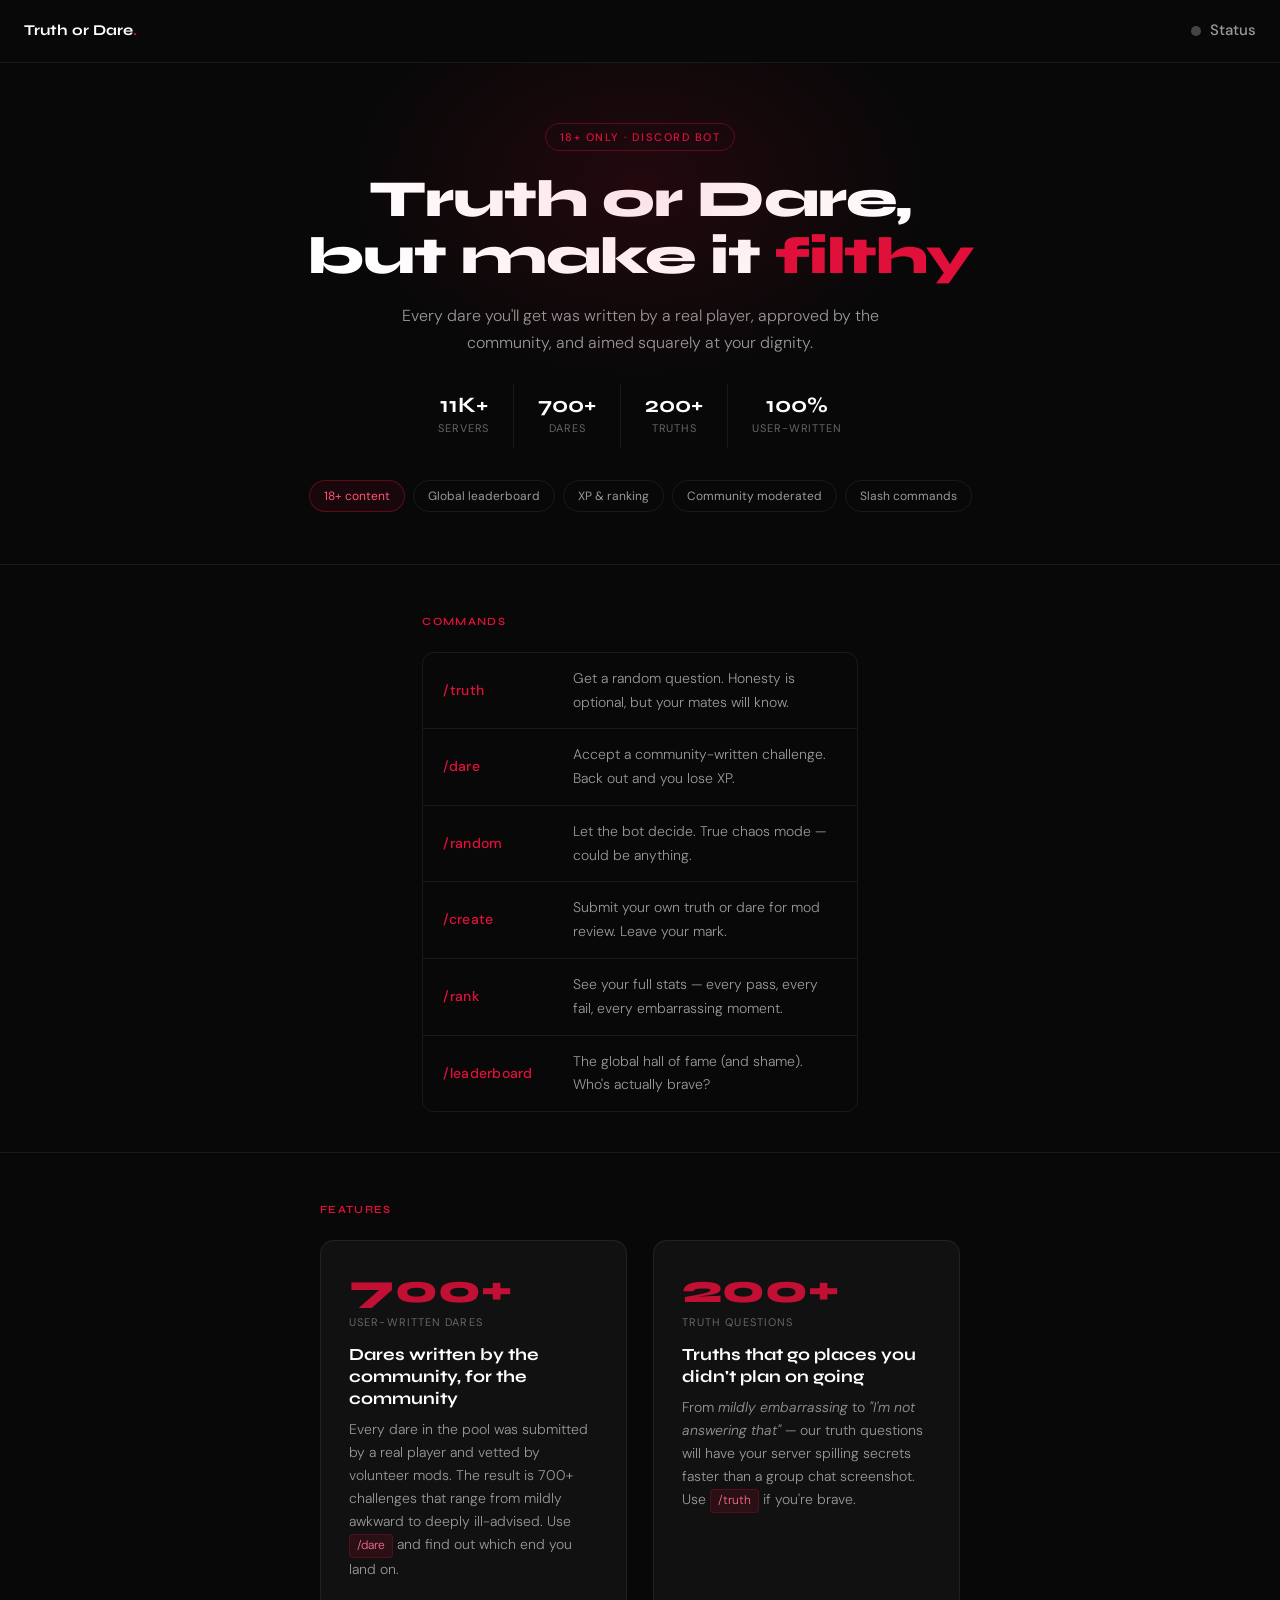
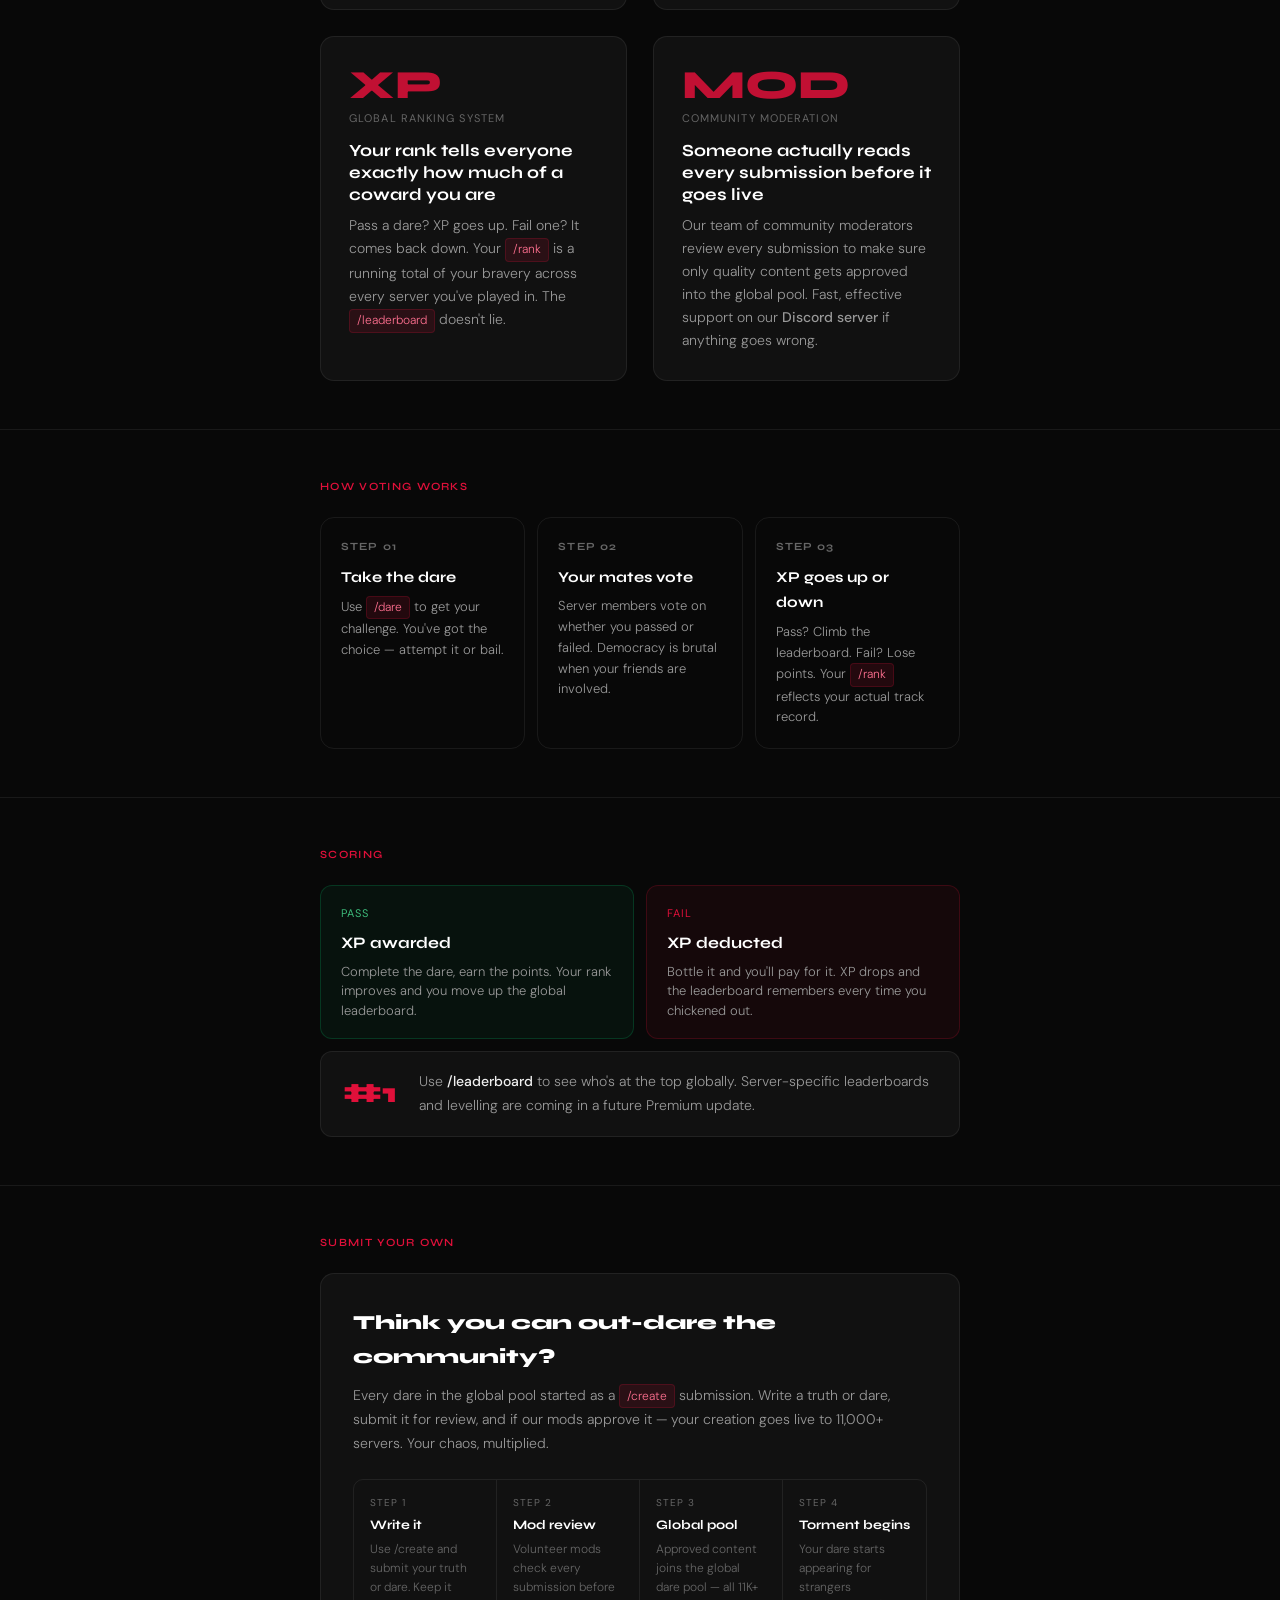
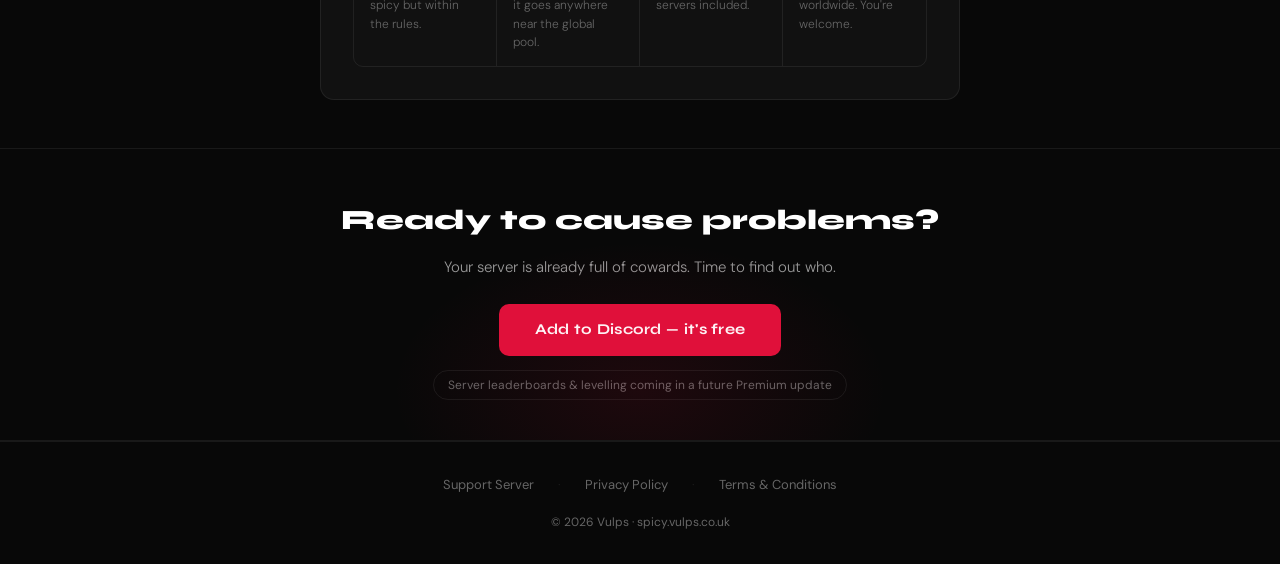
<file: index.html>
<!DOCTYPE html>
<html lang="en">
<head>
<meta charset="UTF-8">
<meta name="viewport" content="width=device-width, initial-scale=1.0">
<title>Truth or Dare Bot — spicy.vulps.co.uk</title>
<meta name="description" content="18+ Truth or Dare for Discord. 700+ community-written dares, global leaderboards, XP ranking. Add to your server free.">
<link rel="canonical" href="https://spicy.vulps.co.uk/">
<link rel="stylesheet" href="styles.css">
</head>
<body>

<div class="wrap">

<nav>
  <a href="/" class="nav-brand">Truth or Dare<span>.</span></a>
  <a href="https://status.vulps.co.uk" class="nav-status" id="nav-status" target="_blank" rel="noopener">
    <span class="status-dot" id="status-dot"></span>
    <span id="status-text">Status</span>
  </a>
</nav>

<!-- HERO -->
<div class="hero">
  <div class="eyebrow">18+ only · Discord bot</div>
  <h1>Truth or Dare,<br>but make it <em>filthy</em></h1>
  <p class="hero-sub">Every dare you'll get was written by a real player, approved by the community, and aimed squarely at your dignity.</p>
  <div class="stat-row">
    <div class="stat"><div class="n">11K+</div><div class="l">Servers</div></div>
    <div class="stat"><div class="n">700+</div><div class="l">Dares</div></div>
    <div class="stat"><div class="n">200+</div><div class="l">Truths</div></div>
    <div class="stat"><div class="n">100%</div><div class="l">User-written</div></div>
  </div>
  <div class="pill-row">
    <span class="pill hot">18+ content</span>
    <span class="pill">Global leaderboard</span>
    <span class="pill">XP &amp; ranking</span>
    <span class="pill">Community moderated</span>
    <span class="pill">Slash commands</span>
  </div>
</div>

<div class="divider"></div>

<!-- COMMANDS -->
<div class="cmd-section">
  <div class="section-label">Commands</div>
  <div class="cmd-table">
    <div class="cmd-row"><span class="cmd-name">/truth</span><span class="cmd-desc">Get a random question. Honesty is optional, but your mates will know.</span></div>
    <div class="cmd-row"><span class="cmd-name">/dare</span><span class="cmd-desc">Accept a community-written challenge. Back out and you lose XP.</span></div>
    <div class="cmd-row"><span class="cmd-name">/random</span><span class="cmd-desc">Let the bot decide. True chaos mode — could be anything.</span></div>
    <div class="cmd-row"><span class="cmd-name">/create</span><span class="cmd-desc">Submit your own truth or dare for mod review. Leave your mark.</span></div>
    <div class="cmd-row"><span class="cmd-name">/rank</span><span class="cmd-desc">See your full stats — every pass, every fail, every embarrassing moment.</span></div>
    <div class="cmd-row"><span class="cmd-name">/leaderboard</span><span class="cmd-desc">The global hall of fame (and shame). Who's actually brave?</span></div>
  </div>
</div>

<div class="divider"></div>

<!-- FEATURES -->
<div class="features">
  <div class="section-label spaced">Features</div>
  <div class="features-grid">
    <div class="feat-card">
      <div class="feat-num">700+</div>
      <div class="feat-label">User-written dares</div>
      <h3>Dares written by the community, for the community</h3>
      <p>Every dare in the pool was submitted by a real player and vetted by volunteer mods. The result is 700+ challenges that range from mildly awkward to deeply ill-advised. Use <span class="tag">/dare</span> and find out which end you land on.</p>
    </div>
    <div class="feat-card">
      <div class="feat-num">200+</div>
      <div class="feat-label">Truth questions</div>
      <h3>Truths that go places you didn't plan on going</h3>
      <p>From <em>mildly embarrassing</em> to <em>"I'm not answering that"</em> — our truth questions will have your server spilling secrets faster than a group chat screenshot. Use <span class="tag">/truth</span> if you're brave.</p>
    </div>
    <div class="feat-card">
      <div class="feat-num">XP</div>
      <div class="feat-label">Global ranking system</div>
      <h3>Your rank tells everyone exactly how much of a coward you are</h3>
      <p>Pass a dare? XP goes up. Fail one? It comes back down. Your <span class="tag">/rank</span> is a running total of your bravery across every server you've played in. The <span class="tag">/leaderboard</span> doesn't lie.</p>
    </div>
    <div class="feat-card">
      <div class="feat-num">MOD</div>
      <div class="feat-label">Community moderation</div>
      <h3>Someone actually reads every submission before it goes live</h3>
      <p>Our team of community moderators review every submission to make sure only quality content gets approved into the global pool. Fast, effective support on our <strong>Discord server</strong> if anything goes wrong.</p>
    </div>
  </div>
</div>

<div class="divider"></div>

<!-- HOW VOTING WORKS -->
<div class="how">
  <div class="section-label spaced">How voting works</div>
  <div class="how-steps">
    <div class="step">
      <div class="step-num">Step 01</div>
      <h4>Take the dare</h4>
      <p>Use <span class="tag">/dare</span> to get your challenge. You've got the choice — attempt it or bail.</p>
    </div>
    <div class="step">
      <div class="step-num">Step 02</div>
      <h4>Your mates vote</h4>
      <p>Server members vote on whether you passed or failed. Democracy is brutal when your friends are involved.</p>
    </div>
    <div class="step">
      <div class="step-num">Step 03</div>
      <h4>XP goes up or down</h4>
      <p>Pass? Climb the leaderboard. Fail? Lose points. Your <span class="tag">/rank</span> reflects your actual track record.</p>
    </div>
  </div>
</div>

<div class="divider"></div>

<!-- SCORING -->
<div class="scoring">
  <div class="section-label spaced">Scoring</div>
  <div class="score-grid">
    <div class="score-card pass">
      <div class="sc-label">Pass</div>
      <h4>XP awarded</h4>
      <p>Complete the dare, earn the points. Your rank improves and you move up the global leaderboard.</p>
    </div>
    <div class="score-card fail">
      <div class="sc-label">Fail</div>
      <h4>XP deducted</h4>
      <p>Bottle it and you'll pay for it. XP drops and the leaderboard remembers every time you chickened out.</p>
    </div>
  </div>
  <div class="leaderboard-note">
    <div class="lb-icon">#1</div>
    <p>Use <strong>/leaderboard</strong> to see who's at the top globally. Server-specific leaderboards and levelling are coming in a future Premium update.</p>
  </div>
</div>

<div class="divider"></div>

<!-- CONTENT CREATION -->
<div class="creation">
  <div class="section-label spaced">Submit your own</div>
  <div class="creation-inner">
    <h3>Think you can out-dare the community?</h3>
    <p>Every dare in the global pool started as a <span class="tag">/create</span> submission. Write a truth or dare, submit it for review, and if our mods approve it — your creation goes live to 11,000+ servers. Your chaos, multiplied.</p>
    <div class="creation-steps">
      <div class="cs"><div class="cs-step">Step 1</div><h5>Write it</h5><p>Use /create and submit your truth or dare. Keep it spicy but within the rules.</p></div>
      <div class="cs"><div class="cs-step">Step 2</div><h5>Mod review</h5><p>Volunteer mods check every submission before it goes anywhere near the global pool.</p></div>
      <div class="cs"><div class="cs-step">Step 3</div><h5>Global pool</h5><p>Approved content joins the global dare pool — all 11K+ servers included.</p></div>
      <div class="cs"><div class="cs-step">Step 4</div><h5>Torment begins</h5><p>Your dare starts appearing for strangers worldwide. You're welcome.</p></div>
    </div>
  </div>
</div>

<div class="divider"></div>

<!-- CTA -->
<div class="cta-block">
  <h2>Ready to cause problems?</h2>
  <p>Your server is already full of cowards. Time to find out who.</p>
  <a href="https://discord.com/oauth2/authorize?client_id=1079207025315164331&scope=bot" class="cta-btn">Add to Discord — it's free</a>
  <br>
  <span class="premium-note">Server leaderboards &amp; levelling coming in a future Premium update</span>
</div>

<div class="divider"></div>

<!-- FOOTER -->
<footer>
  <div class="footer-links">
    <a href="https://discord.vulps.co.uk">Support Server</a>
    <span class="sep">·</span>
    <a href="/privacy">Privacy Policy</a>
    <span class="sep">·</span>
    <a href="/terms">Terms &amp; Conditions</a>
  </div>
  <div class="footer-copy">
    &copy; 2026 <a href="https://vulps.co.uk">Vulps</a> · <a href="https://spicy.vulps.co.uk">spicy.vulps.co.uk</a>
  </div>
</footer>

</div><!-- /wrap -->
<script src="status.js"></script>
</body>
</html>
</file>
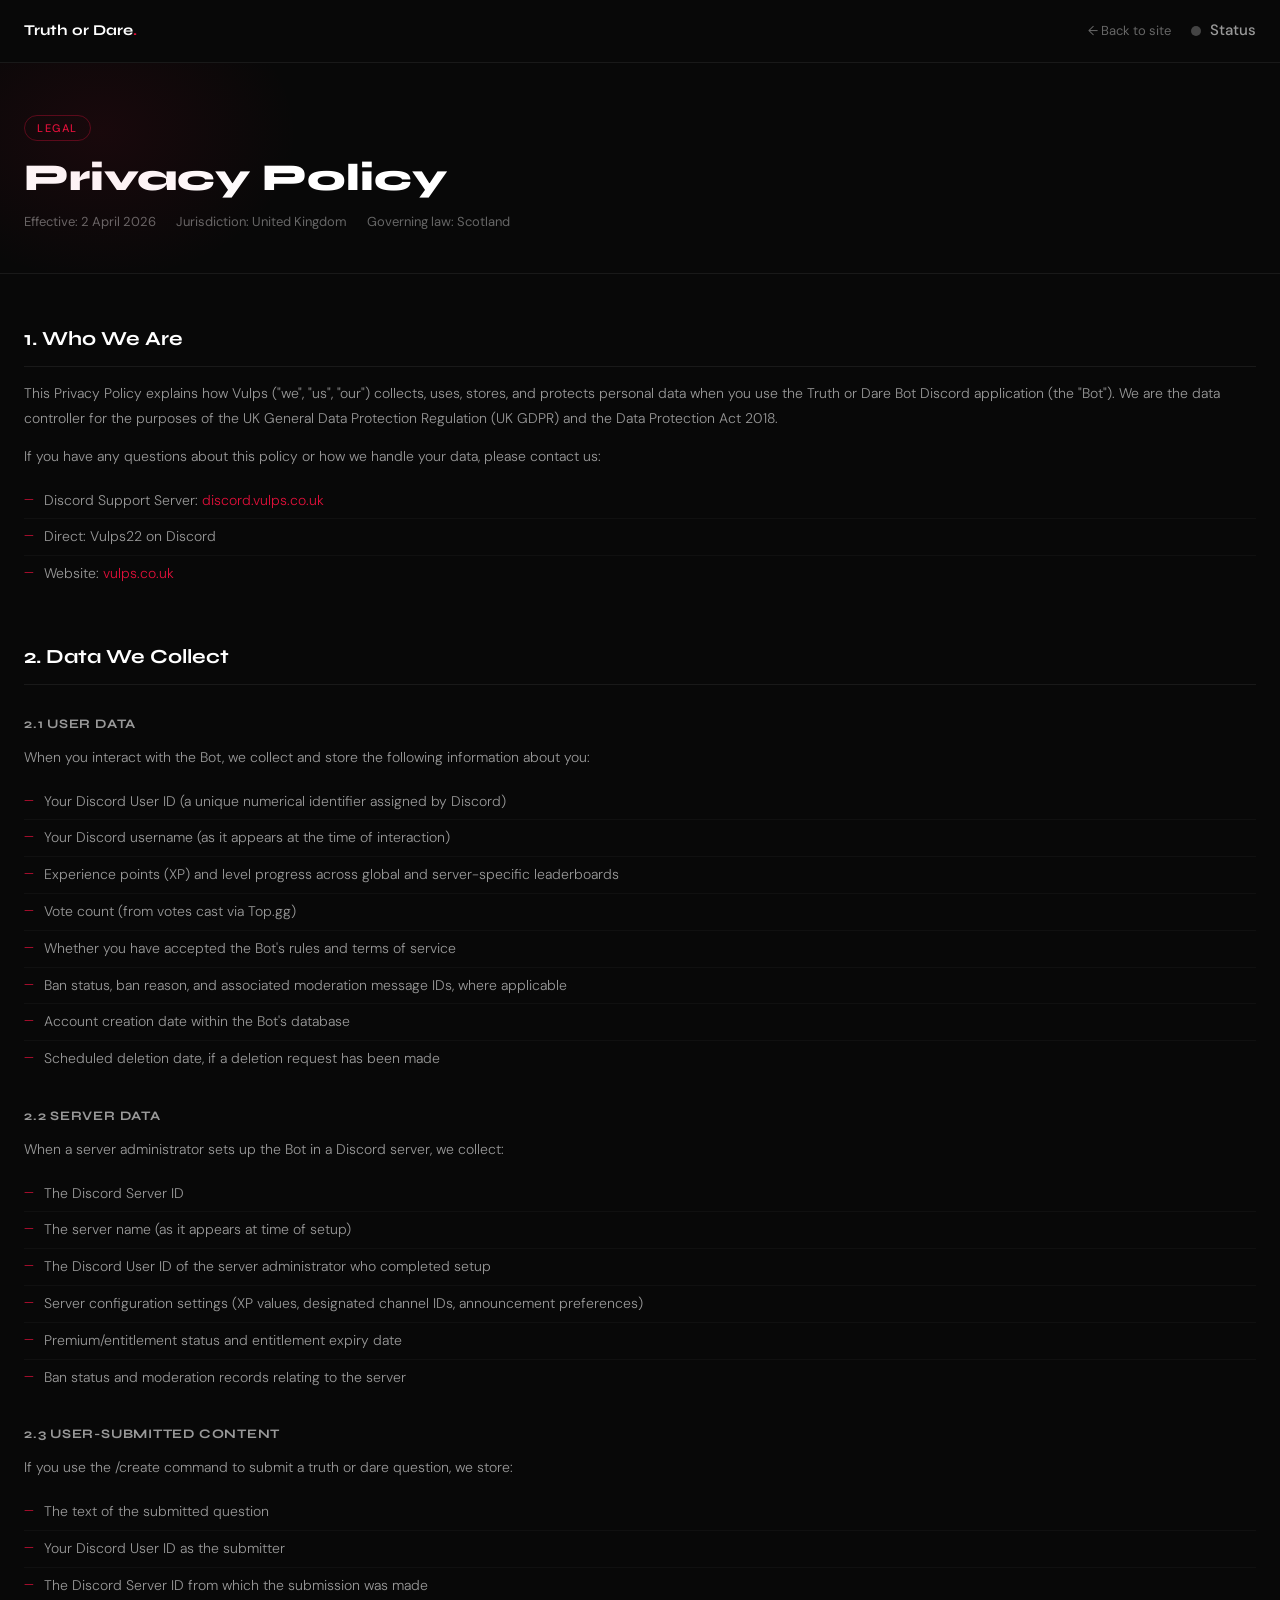
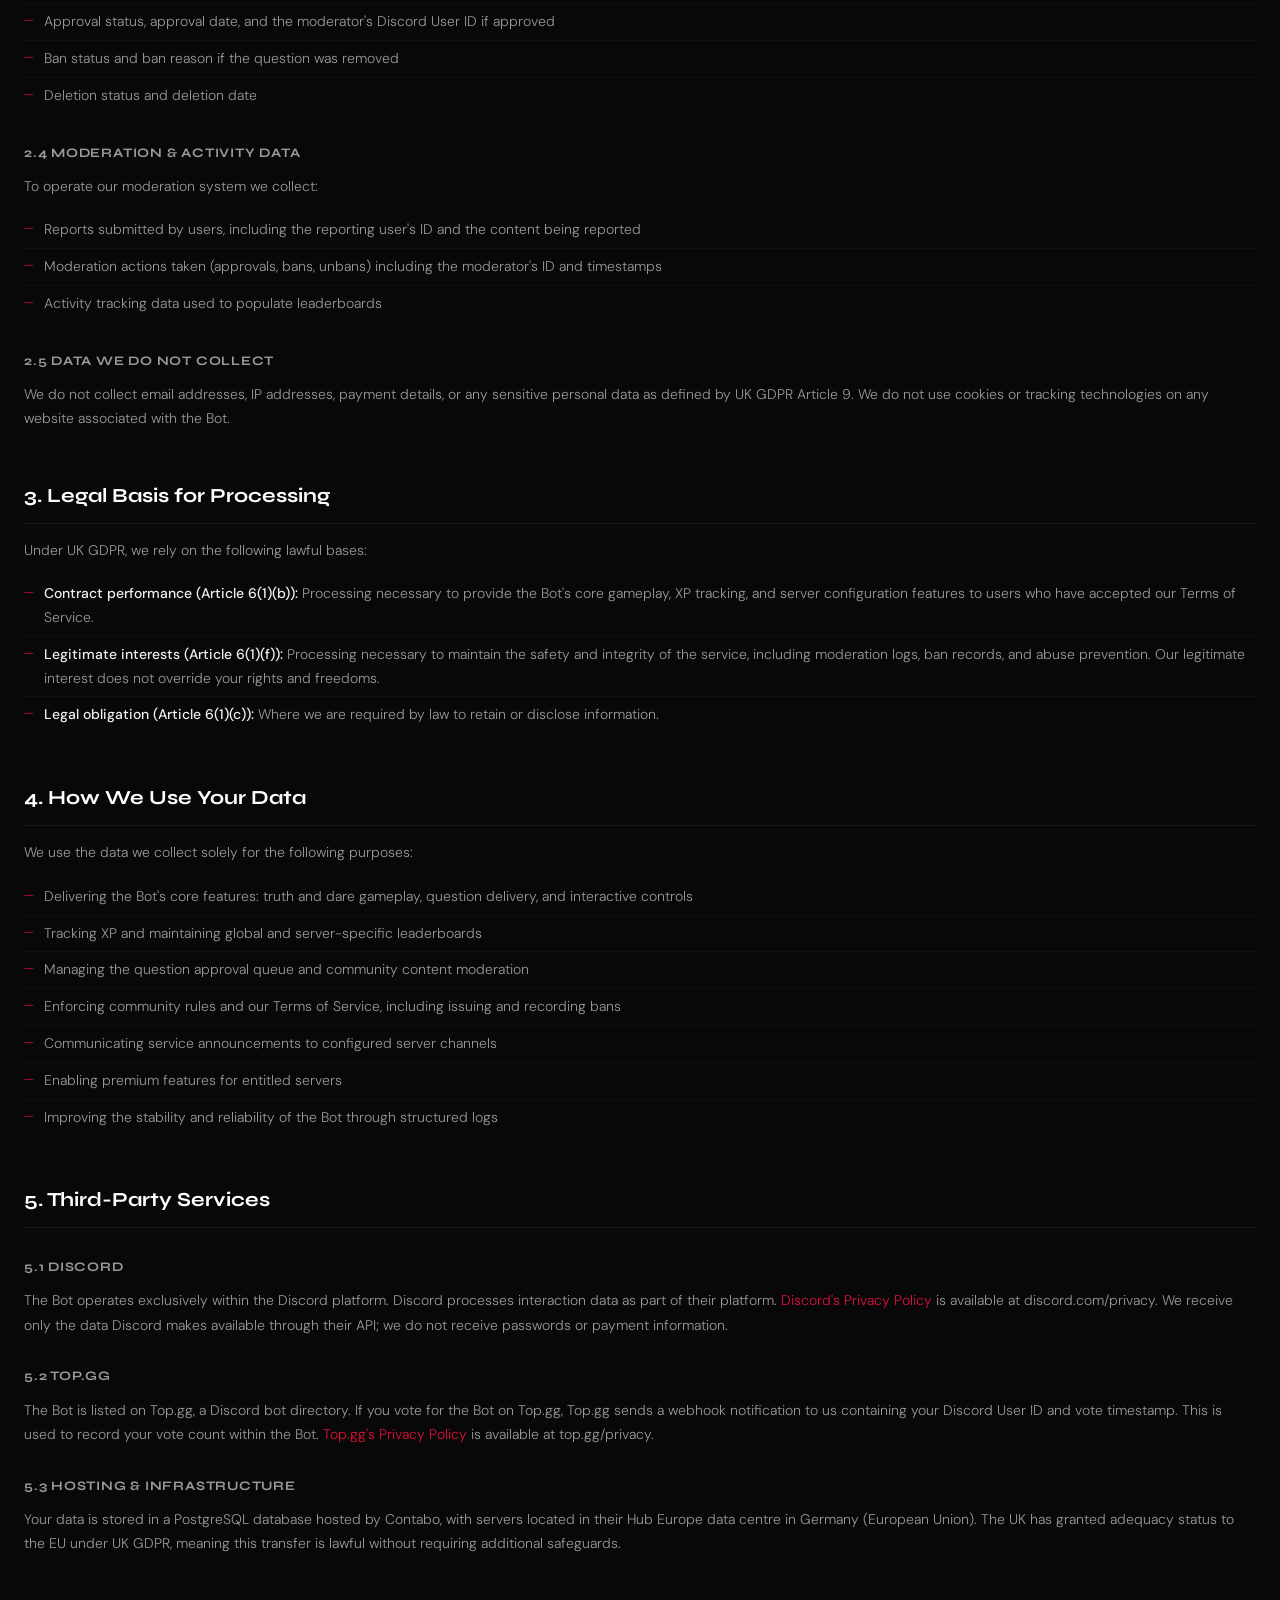
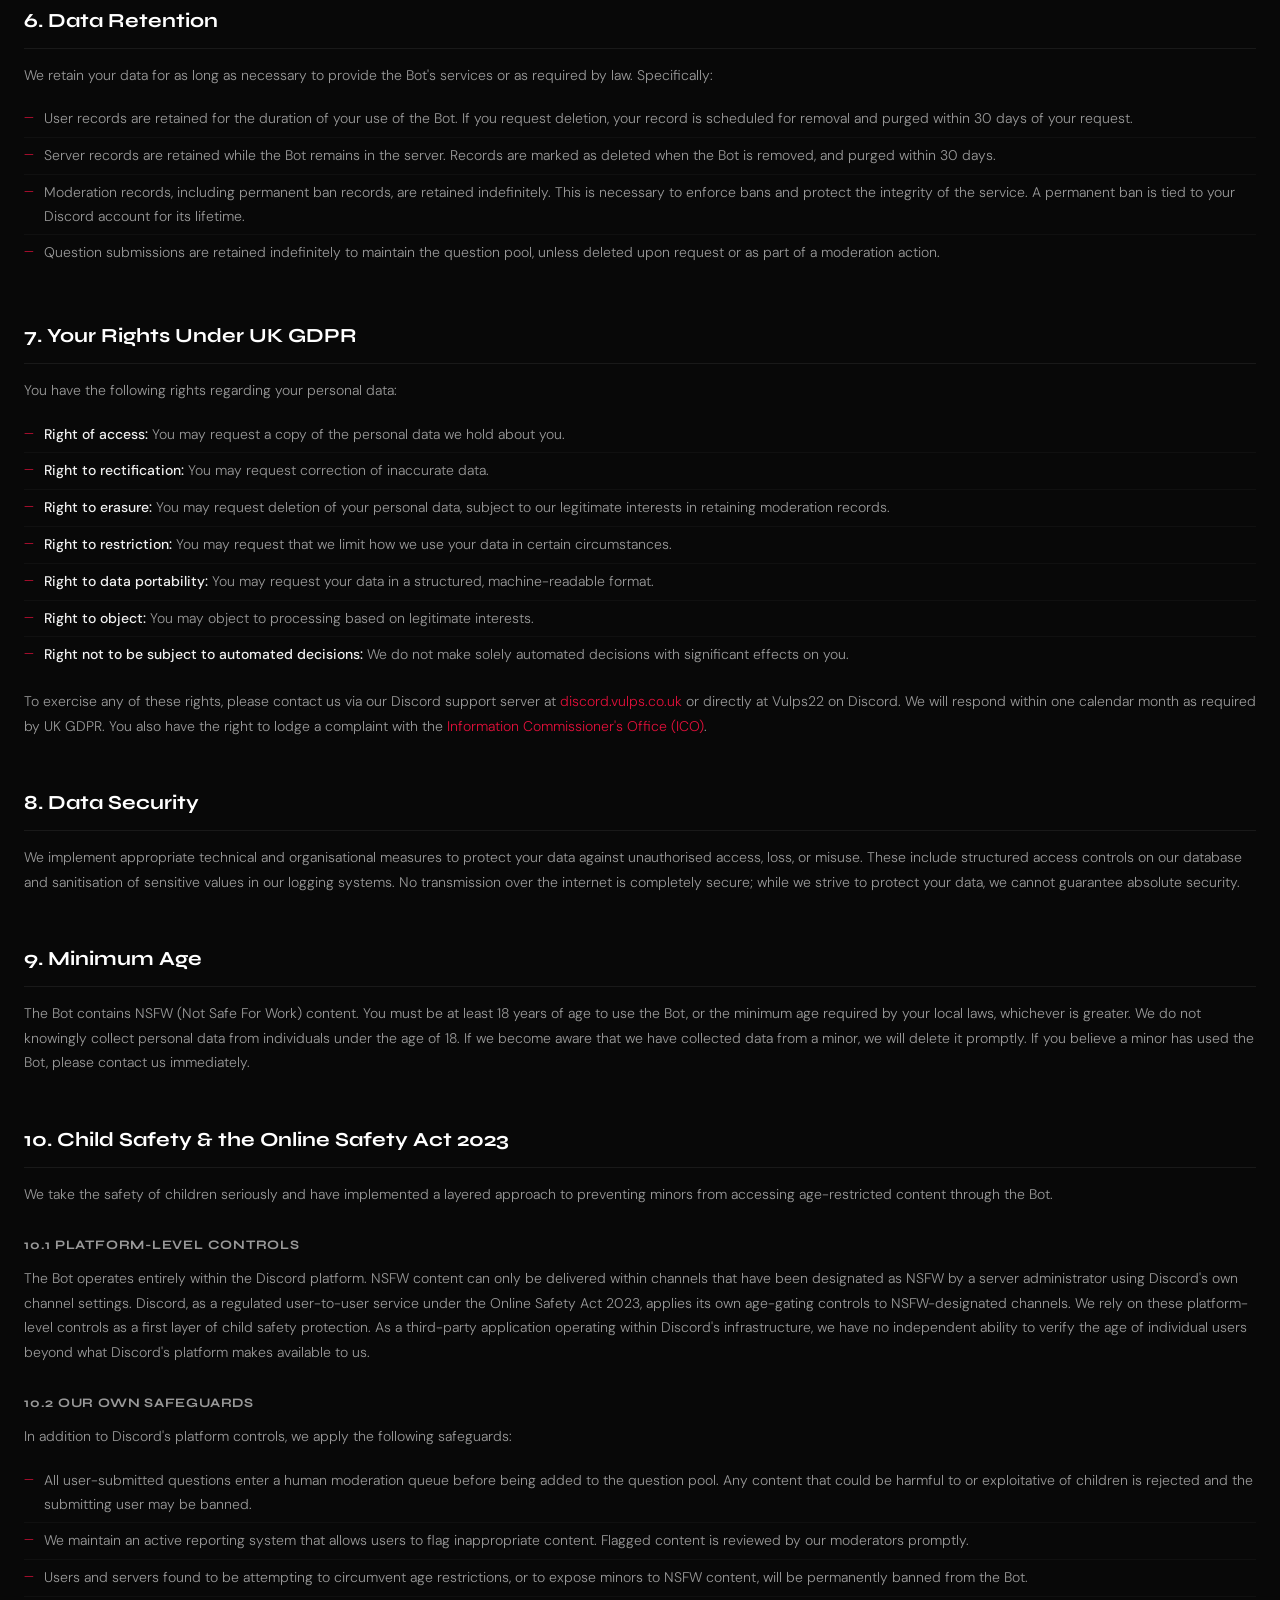
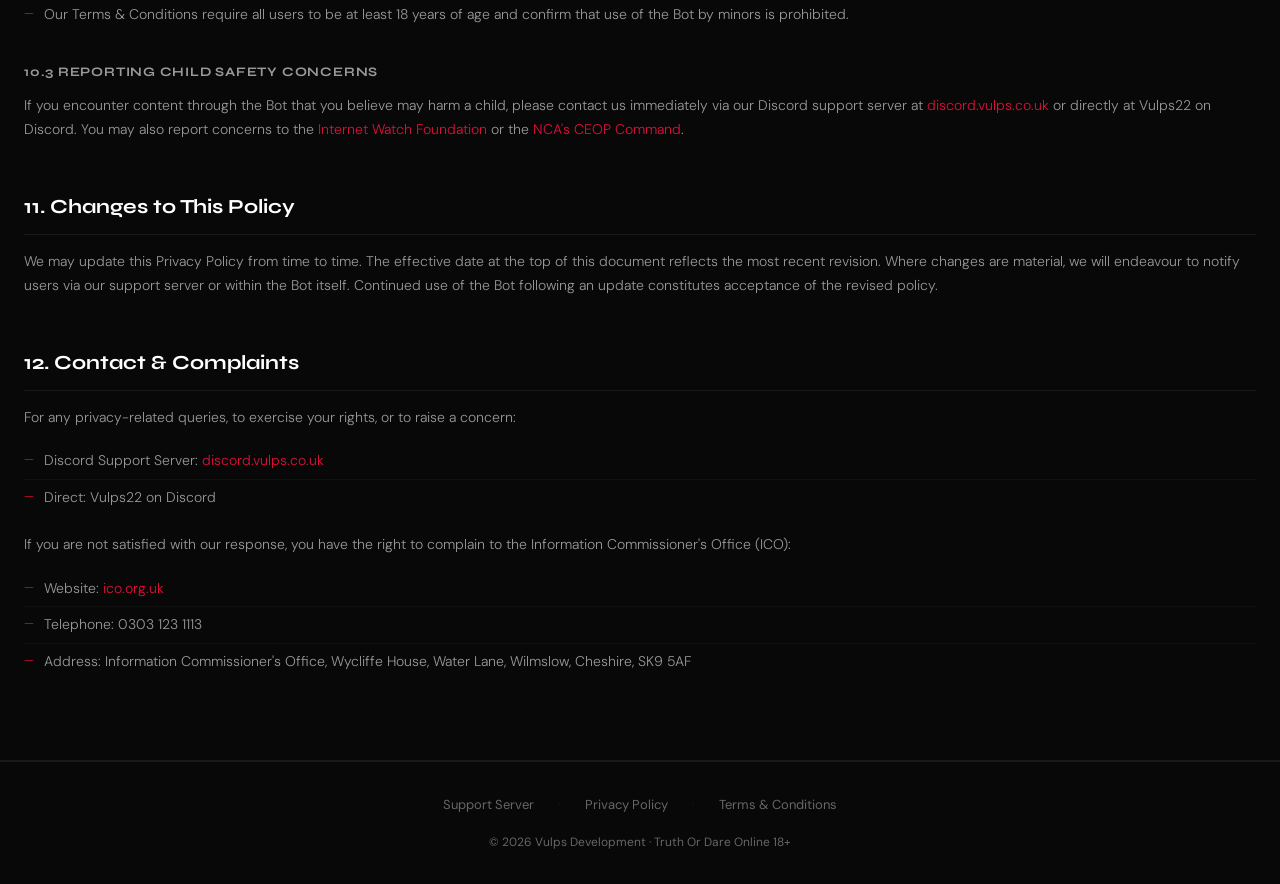
<file: privacy.html>
<!DOCTYPE html>
<html lang="en">
<head>
<meta charset="UTF-8">
<meta name="viewport" content="width=device-width, initial-scale=1.0">
<title>Privacy Policy — Truth or Dare Bot</title>
<meta name="description" content="Privacy Policy for the Truth or Dare Bot Discord application. UK GDPR compliant.">
<link rel="canonical" href="https://spicy.vulps.co.uk/privacy">
<link rel="stylesheet" href="styles.css">
</head>
<body>
<div class="policy-wrap">

<nav>
  <a href="/" class="nav-brand">Truth or Dare<span>.</span></a>
  <div class="nav-right">
    <a href="/" class="nav-back">← Back to site</a>
    <a href="https://status.vulps.co.uk" class="nav-status" id="nav-status" target="_blank" rel="noopener">
      <span class="status-dot" id="status-dot"></span>
      <span id="status-text">Status</span>
    </a>
  </div>
</nav>

<div class="page-header">
  <div class="page-eyebrow">Legal</div>
  <h1>Privacy Policy</h1>
  <div class="page-meta">
    <span>Effective: 2 April 2026</span>
    <span>Jurisdiction: United Kingdom</span>
    <span>Governing law: Scotland</span>
  </div>
</div>

<div class="policy-body">

  <h2>1. Who We Are</h2>
  <p>This Privacy Policy explains how Vulps ("we", "us", "our") collects, uses, stores, and protects personal data when you use the Truth or Dare Bot Discord application (the "Bot"). We are the data controller for the purposes of the UK General Data Protection Regulation (UK GDPR) and the Data Protection Act 2018.</p>
  <p>If you have any questions about this policy or how we handle your data, please contact us:</p>
  <ul>
    <li>Discord Support Server: <a href="https://discord.vulps.co.uk">discord.vulps.co.uk</a></li>
    <li>Direct: Vulps22 on Discord</li>
    <li>Website: <a href="https://vulps.co.uk">vulps.co.uk</a></li>
  </ul>

  <h2>2. Data We Collect</h2>

  <h3>2.1 User Data</h3>
  <p>When you interact with the Bot, we collect and store the following information about you:</p>
  <ul>
    <li>Your Discord User ID (a unique numerical identifier assigned by Discord)</li>
    <li>Your Discord username (as it appears at the time of interaction)</li>
    <li>Experience points (XP) and level progress across global and server-specific leaderboards</li>
    <li>Vote count (from votes cast via Top.gg)</li>
    <li>Whether you have accepted the Bot's rules and terms of service</li>
    <li>Ban status, ban reason, and associated moderation message IDs, where applicable</li>
    <li>Account creation date within the Bot's database</li>
    <li>Scheduled deletion date, if a deletion request has been made</li>
  </ul>

  <h3>2.2 Server Data</h3>
  <p>When a server administrator sets up the Bot in a Discord server, we collect:</p>
  <ul>
    <li>The Discord Server ID</li>
    <li>The server name (as it appears at time of setup)</li>
    <li>The Discord User ID of the server administrator who completed setup</li>
    <li>Server configuration settings (XP values, designated channel IDs, announcement preferences)</li>
    <li>Premium/entitlement status and entitlement expiry date</li>
    <li>Ban status and moderation records relating to the server</li>
  </ul>

  <h3>2.3 User-Submitted Content</h3>
  <p>If you use the /create command to submit a truth or dare question, we store:</p>
  <ul>
    <li>The text of the submitted question</li>
    <li>Your Discord User ID as the submitter</li>
    <li>The Discord Server ID from which the submission was made</li>
    <li>Approval status, approval date, and the moderator's Discord User ID if approved</li>
    <li>Ban status and ban reason if the question was removed</li>
    <li>Deletion status and deletion date</li>
  </ul>

  <h3>2.4 Moderation &amp; Activity Data</h3>
  <p>To operate our moderation system we collect:</p>
  <ul>
    <li>Reports submitted by users, including the reporting user's ID and the content being reported</li>
    <li>Moderation actions taken (approvals, bans, unbans) including the moderator's ID and timestamps</li>
    <li>Activity tracking data used to populate leaderboards</li>
  </ul>

  <h3>2.5 Data We Do Not Collect</h3>
  <p>We do not collect email addresses, IP addresses, payment details, or any sensitive personal data as defined by UK GDPR Article 9. We do not use cookies or tracking technologies on any website associated with the Bot.</p>

  <h2>3. Legal Basis for Processing</h2>
  <p>Under UK GDPR, we rely on the following lawful bases:</p>
  <ul>
    <li><strong>Contract performance (Article 6(1)(b)):</strong> Processing necessary to provide the Bot's core gameplay, XP tracking, and server configuration features to users who have accepted our Terms of Service.</li>
    <li><strong>Legitimate interests (Article 6(1)(f)):</strong> Processing necessary to maintain the safety and integrity of the service, including moderation logs, ban records, and abuse prevention. Our legitimate interest does not override your rights and freedoms.</li>
    <li><strong>Legal obligation (Article 6(1)(c)):</strong> Where we are required by law to retain or disclose information.</li>
  </ul>

  <h2>4. How We Use Your Data</h2>
  <p>We use the data we collect solely for the following purposes:</p>
  <ul>
    <li>Delivering the Bot's core features: truth and dare gameplay, question delivery, and interactive controls</li>
    <li>Tracking XP and maintaining global and server-specific leaderboards</li>
    <li>Managing the question approval queue and community content moderation</li>
    <li>Enforcing community rules and our Terms of Service, including issuing and recording bans</li>
    <li>Communicating service announcements to configured server channels</li>
    <li>Enabling premium features for entitled servers</li>
    <li>Improving the stability and reliability of the Bot through structured logs</li>
  </ul>

  <h2>5. Third-Party Services</h2>

  <h3>5.1 Discord</h3>
  <p>The Bot operates exclusively within the Discord platform. Discord processes interaction data as part of their platform. <a href="https://discord.com/privacy">Discord's Privacy Policy</a> is available at discord.com/privacy. We receive only the data Discord makes available through their API; we do not receive passwords or payment information.</p>

  <h3>5.2 Top.gg</h3>
  <p>The Bot is listed on Top.gg, a Discord bot directory. If you vote for the Bot on Top.gg, Top.gg sends a webhook notification to us containing your Discord User ID and vote timestamp. This is used to record your vote count within the Bot. <a href="https://top.gg/privacy">Top.gg's Privacy Policy</a> is available at top.gg/privacy.</p>

  <h3>5.3 Hosting &amp; Infrastructure</h3>
  <p>Your data is stored in a PostgreSQL database hosted by Contabo, with servers located in their Hub Europe data centre in Germany (European Union). The UK has granted adequacy status to the EU under UK GDPR, meaning this transfer is lawful without requiring additional safeguards.</p>

  <h2>6. Data Retention</h2>
  <p>We retain your data for as long as necessary to provide the Bot's services or as required by law. Specifically:</p>
  <ul>
    <li>User records are retained for the duration of your use of the Bot. If you request deletion, your record is scheduled for removal and purged within 30 days of your request.</li>
    <li>Server records are retained while the Bot remains in the server. Records are marked as deleted when the Bot is removed, and purged within 30 days.</li>
    <li>Moderation records, including permanent ban records, are retained indefinitely. This is necessary to enforce bans and protect the integrity of the service. A permanent ban is tied to your Discord account for its lifetime.</li>
    <li>Question submissions are retained indefinitely to maintain the question pool, unless deleted upon request or as part of a moderation action.</li>
  </ul>

  <h2>7. Your Rights Under UK GDPR</h2>
  <p>You have the following rights regarding your personal data:</p>
  <ul>
    <li><strong>Right of access:</strong> You may request a copy of the personal data we hold about you.</li>
    <li><strong>Right to rectification:</strong> You may request correction of inaccurate data.</li>
    <li><strong>Right to erasure:</strong> You may request deletion of your personal data, subject to our legitimate interests in retaining moderation records.</li>
    <li><strong>Right to restriction:</strong> You may request that we limit how we use your data in certain circumstances.</li>
    <li><strong>Right to data portability:</strong> You may request your data in a structured, machine-readable format.</li>
    <li><strong>Right to object:</strong> You may object to processing based on legitimate interests.</li>
    <li><strong>Right not to be subject to automated decisions:</strong> We do not make solely automated decisions with significant effects on you.</li>
  </ul>
  <p>To exercise any of these rights, please contact us via our Discord support server at <a href="https://discord.vulps.co.uk">discord.vulps.co.uk</a> or directly at Vulps22 on Discord. We will respond within one calendar month as required by UK GDPR. You also have the right to lodge a complaint with the <a href="https://ico.org.uk">Information Commissioner's Office (ICO)</a>.</p>

  <h2>8. Data Security</h2>
  <p>We implement appropriate technical and organisational measures to protect your data against unauthorised access, loss, or misuse. These include structured access controls on our database and sanitisation of sensitive values in our logging systems. No transmission over the internet is completely secure; while we strive to protect your data, we cannot guarantee absolute security.</p>

  <h2>9. Minimum Age</h2>
  <p>The Bot contains NSFW (Not Safe For Work) content. You must be at least 18 years of age to use the Bot, or the minimum age required by your local laws, whichever is greater. We do not knowingly collect personal data from individuals under the age of 18. If we become aware that we have collected data from a minor, we will delete it promptly. If you believe a minor has used the Bot, please contact us immediately.</p>

  <h2>10. Child Safety &amp; the Online Safety Act 2023</h2>
  <p>We take the safety of children seriously and have implemented a layered approach to preventing minors from accessing age-restricted content through the Bot.</p>

  <h3>10.1 Platform-Level Controls</h3>
  <p>The Bot operates entirely within the Discord platform. NSFW content can only be delivered within channels that have been designated as NSFW by a server administrator using Discord's own channel settings. Discord, as a regulated user-to-user service under the Online Safety Act 2023, applies its own age-gating controls to NSFW-designated channels. We rely on these platform-level controls as a first layer of child safety protection. As a third-party application operating within Discord's infrastructure, we have no independent ability to verify the age of individual users beyond what Discord's platform makes available to us.</p>

  <h3>10.2 Our Own Safeguards</h3>
  <p>In addition to Discord's platform controls, we apply the following safeguards:</p>
  <ul>
    <li>All user-submitted questions enter a human moderation queue before being added to the question pool. Any content that could be harmful to or exploitative of children is rejected and the submitting user may be banned.</li>
    <li>We maintain an active reporting system that allows users to flag inappropriate content. Flagged content is reviewed by our moderators promptly.</li>
    <li>Users and servers found to be attempting to circumvent age restrictions, or to expose minors to NSFW content, will be permanently banned from the Bot.</li>
    <li>Our Terms &amp; Conditions require all users to be at least 18 years of age and confirm that use of the Bot by minors is prohibited.</li>
  </ul>

  <h3>10.3 Reporting Child Safety Concerns</h3>
  <p>If you encounter content through the Bot that you believe may harm a child, please contact us immediately via our Discord support server at <a href="https://discord.vulps.co.uk">discord.vulps.co.uk</a> or directly at Vulps22 on Discord. You may also report concerns to the <a href="https://www.iwf.org.uk">Internet Watch Foundation</a> or the <a href="https://www.ceop.police.uk">NCA's CEOP Command</a>.</p>

  <h2>11. Changes to This Policy</h2>
  <p>We may update this Privacy Policy from time to time. The effective date at the top of this document reflects the most recent revision. Where changes are material, we will endeavour to notify users via our support server or within the Bot itself. Continued use of the Bot following an update constitutes acceptance of the revised policy.</p>

  <h2>12. Contact &amp; Complaints</h2>
  <p>For any privacy-related queries, to exercise your rights, or to raise a concern:</p>
  <ul>
    <li>Discord Support Server: <a href="https://discord.vulps.co.uk">discord.vulps.co.uk</a></li>
    <li>Direct: Vulps22 on Discord</li>
  </ul>
  <p>If you are not satisfied with our response, you have the right to complain to the Information Commissioner's Office (ICO):</p>
  <ul>
    <li>Website: <a href="https://ico.org.uk">ico.org.uk</a></li>
    <li>Telephone: 0303 123 1113</li>
    <li>Address: Information Commissioner's Office, Wycliffe House, Water Lane, Wilmslow, Cheshire, SK9 5AF</li>
  </ul>

</div><!-- /policy-body -->

<div class="divider"></div>

<footer>
  <div class="footer-links">
    <a href="https://discord.vulps.co.uk">Support Server</a>
    <span class="sep">·</span>
    <a href="/privacy" class="active">Privacy Policy</a>
    <span class="sep">·</span>
    <a href="/terms">Terms &amp; Conditions</a>
  </div>
  <div class="footer-copy">&copy; 2026 <a href="https://vulps.co.uk">Vulps Development</a> · <a href="https://spicy.vulps.co.uk">Truth Or Dare Online 18+</a></div>
</footer>

</div><!-- /wrap -->
<script src="status.js"></script>
</body>
</html>
</file>
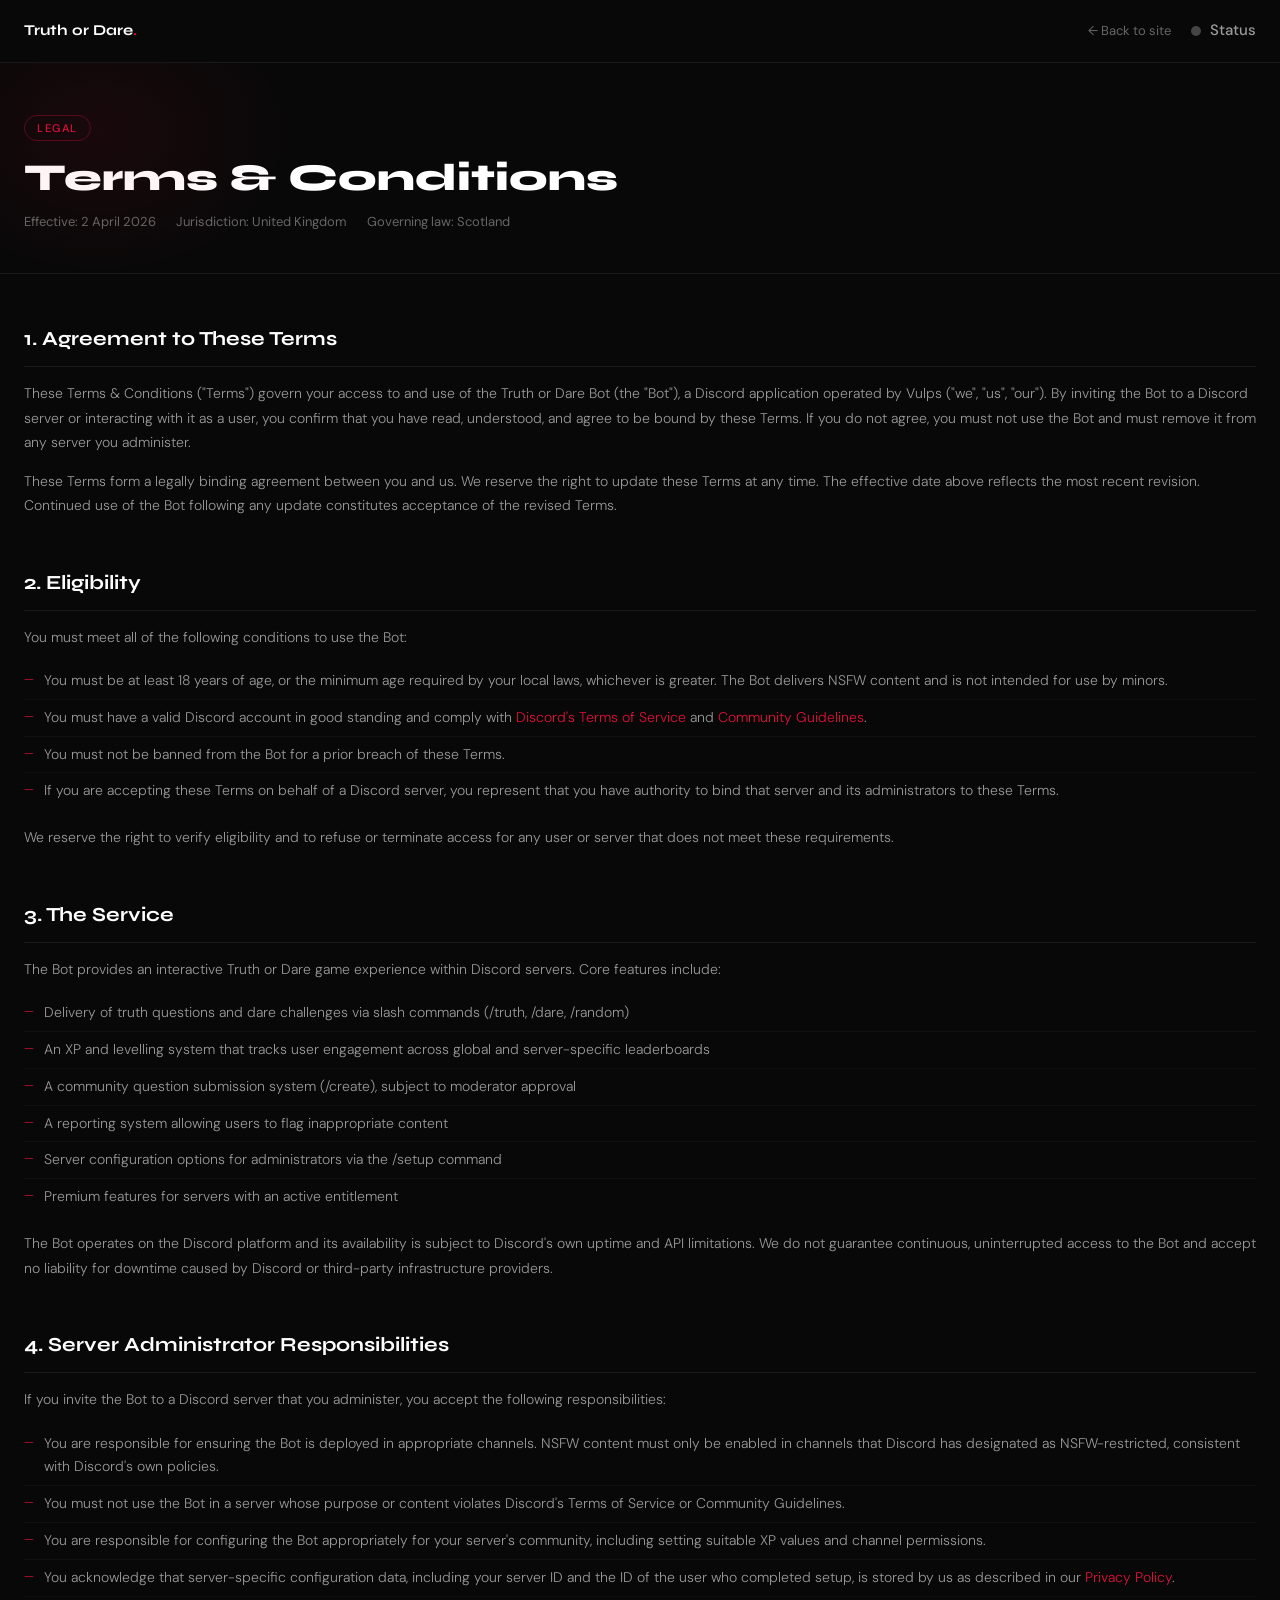
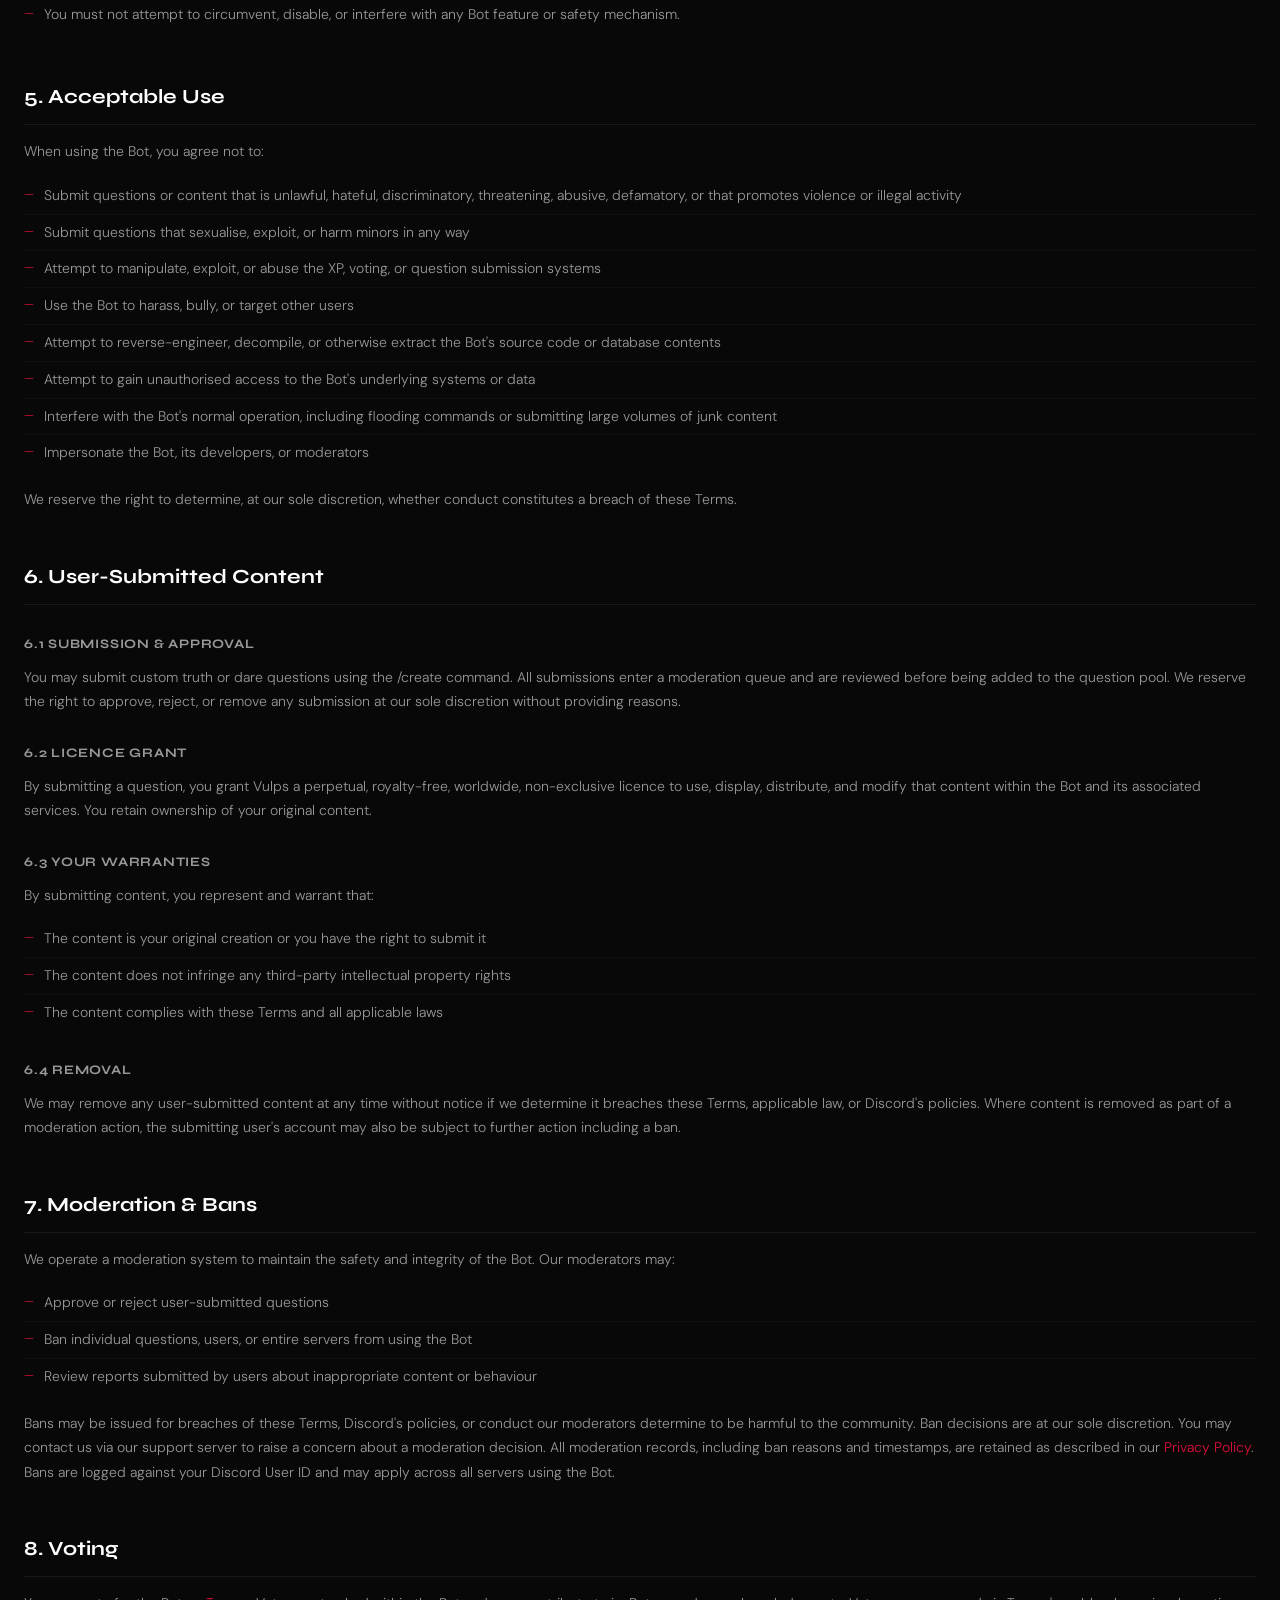
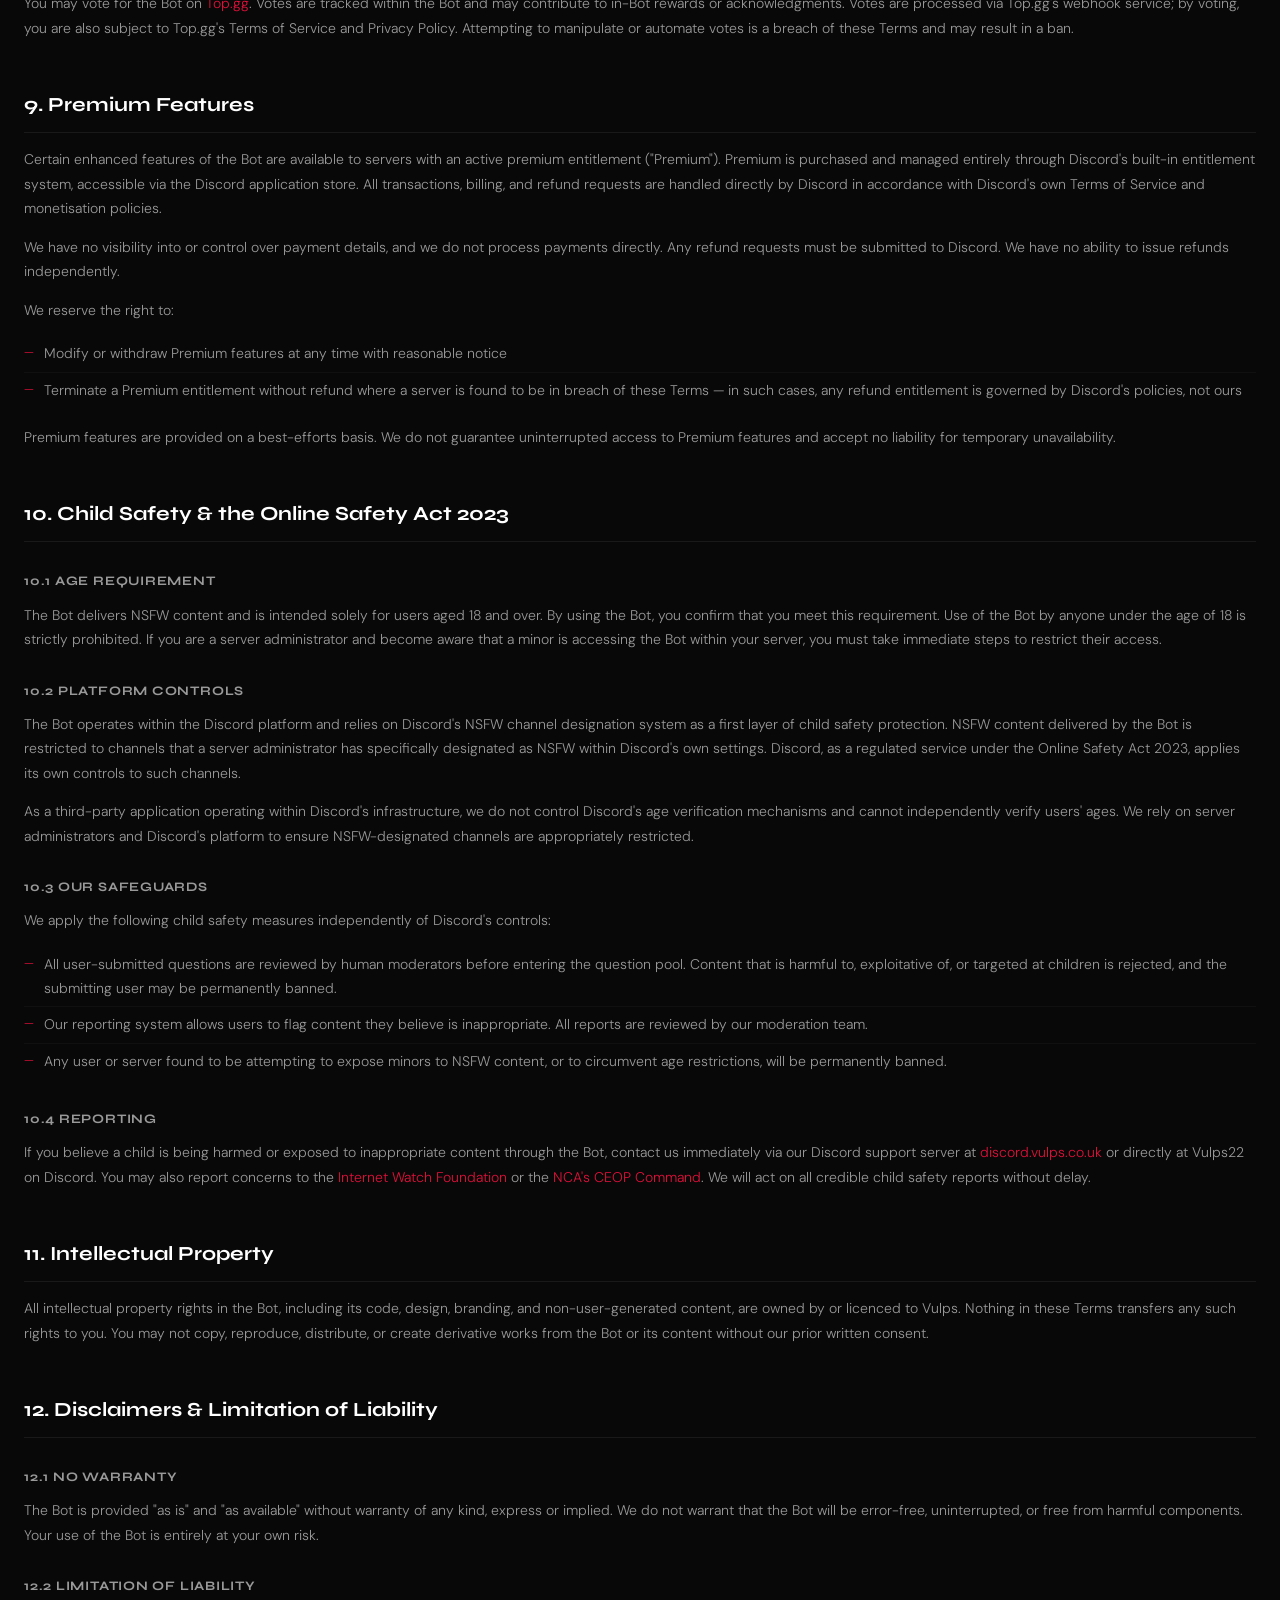
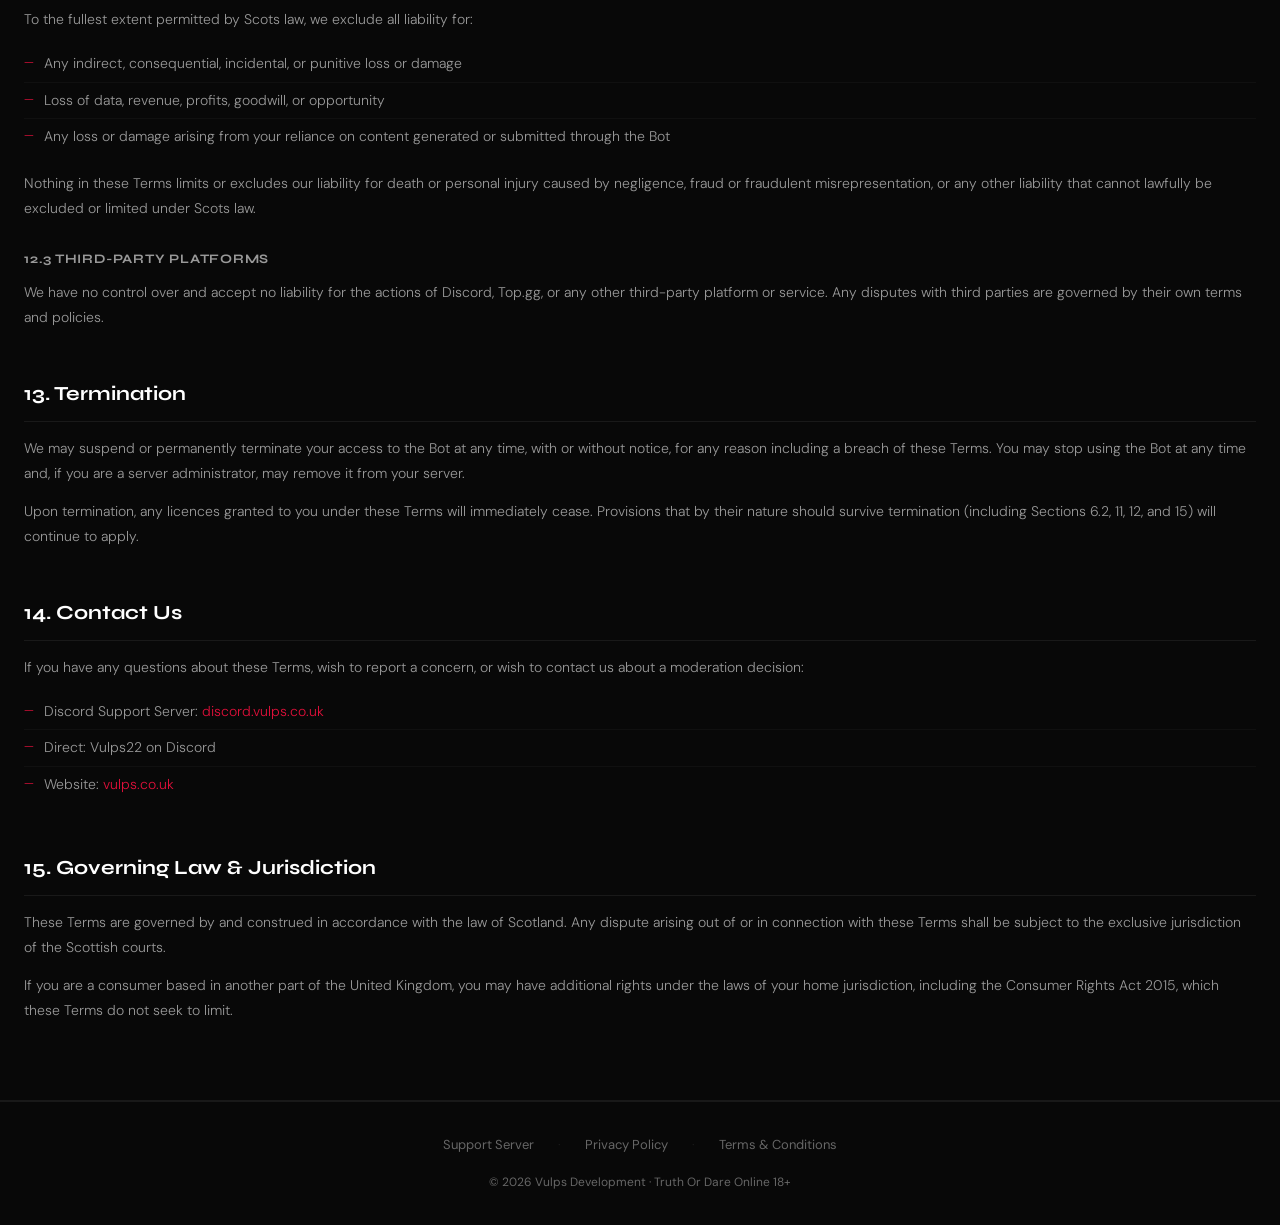
<file: terms.html>
<!DOCTYPE html>
<html lang="en">
<head>
<meta charset="UTF-8">
<meta name="viewport" content="width=device-width, initial-scale=1.0">
<title>Terms &amp; Conditions — Truth or Dare Bot</title>
<meta name="description" content="Terms and Conditions for the Truth or Dare Bot Discord application.">
<link rel="canonical" href="https://spicy.vulps.co.uk/terms">
<link rel="stylesheet" href="styles.css">
</head>
<body>
<div class="policy-wrap">

<nav>
  <a href="/" class="nav-brand">Truth or Dare<span>.</span></a>
  <div class="nav-right">
    <a href="/" class="nav-back">← Back to site</a>
    <a href="https://status.vulps.co.uk" class="nav-status" id="nav-status" target="_blank" rel="noopener">
      <span class="status-dot" id="status-dot"></span>
      <span id="status-text">Status</span>
    </a>
  </div>
</nav>

<div class="page-header">
  <div class="page-eyebrow">Legal</div>
  <h1>Terms &amp; Conditions</h1>
  <div class="page-meta">
    <span>Effective: 2 April 2026</span>
    <span>Jurisdiction: United Kingdom</span>
    <span>Governing law: Scotland</span>
  </div>
</div>

<div class="policy-body">

  <h2>1. Agreement to These Terms</h2>
  <p>These Terms &amp; Conditions ("Terms") govern your access to and use of the Truth or Dare Bot (the "Bot"), a Discord application operated by Vulps ("we", "us", "our"). By inviting the Bot to a Discord server or interacting with it as a user, you confirm that you have read, understood, and agree to be bound by these Terms. If you do not agree, you must not use the Bot and must remove it from any server you administer.</p>
  <p>These Terms form a legally binding agreement between you and us. We reserve the right to update these Terms at any time. The effective date above reflects the most recent revision. Continued use of the Bot following any update constitutes acceptance of the revised Terms.</p>

  <h2>2. Eligibility</h2>
  <p>You must meet all of the following conditions to use the Bot:</p>
  <ul>
    <li>You must be at least 18 years of age, or the minimum age required by your local laws, whichever is greater. The Bot delivers NSFW content and is not intended for use by minors.</li>
    <li>You must have a valid Discord account in good standing and comply with <a href="https://discord.com/terms">Discord's Terms of Service</a> and <a href="https://discord.com/guidelines">Community Guidelines</a>.</li>
    <li>You must not be banned from the Bot for a prior breach of these Terms.</li>
    <li>If you are accepting these Terms on behalf of a Discord server, you represent that you have authority to bind that server and its administrators to these Terms.</li>
  </ul>
  <p>We reserve the right to verify eligibility and to refuse or terminate access for any user or server that does not meet these requirements.</p>

  <h2>3. The Service</h2>
  <p>The Bot provides an interactive Truth or Dare game experience within Discord servers. Core features include:</p>
  <ul>
    <li>Delivery of truth questions and dare challenges via slash commands (/truth, /dare, /random)</li>
    <li>An XP and levelling system that tracks user engagement across global and server-specific leaderboards</li>
    <li>A community question submission system (/create), subject to moderator approval</li>
    <li>A reporting system allowing users to flag inappropriate content</li>
    <li>Server configuration options for administrators via the /setup command</li>
    <li>Premium features for servers with an active entitlement</li>
  </ul>
  <p>The Bot operates on the Discord platform and its availability is subject to Discord's own uptime and API limitations. We do not guarantee continuous, uninterrupted access to the Bot and accept no liability for downtime caused by Discord or third-party infrastructure providers.</p>

  <h2>4. Server Administrator Responsibilities</h2>
  <p>If you invite the Bot to a Discord server that you administer, you accept the following responsibilities:</p>
  <ul>
    <li>You are responsible for ensuring the Bot is deployed in appropriate channels. NSFW content must only be enabled in channels that Discord has designated as NSFW-restricted, consistent with Discord's own policies.</li>
    <li>You must not use the Bot in a server whose purpose or content violates Discord's Terms of Service or Community Guidelines.</li>
    <li>You are responsible for configuring the Bot appropriately for your server's community, including setting suitable XP values and channel permissions.</li>
    <li>You acknowledge that server-specific configuration data, including your server ID and the ID of the user who completed setup, is stored by us as described in our <a href="/privacy">Privacy Policy</a>.</li>
    <li>You must not attempt to circumvent, disable, or interfere with any Bot feature or safety mechanism.</li>
  </ul>

  <h2>5. Acceptable Use</h2>
  <p>When using the Bot, you agree not to:</p>
  <ul>
    <li>Submit questions or content that is unlawful, hateful, discriminatory, threatening, abusive, defamatory, or that promotes violence or illegal activity</li>
    <li>Submit questions that sexualise, exploit, or harm minors in any way</li>
    <li>Attempt to manipulate, exploit, or abuse the XP, voting, or question submission systems</li>
    <li>Use the Bot to harass, bully, or target other users</li>
    <li>Attempt to reverse-engineer, decompile, or otherwise extract the Bot's source code or database contents</li>
    <li>Attempt to gain unauthorised access to the Bot's underlying systems or data</li>
    <li>Interfere with the Bot's normal operation, including flooding commands or submitting large volumes of junk content</li>
    <li>Impersonate the Bot, its developers, or moderators</li>
  </ul>
  <p>We reserve the right to determine, at our sole discretion, whether conduct constitutes a breach of these Terms.</p>

  <h2>6. User-Submitted Content</h2>

  <h3>6.1 Submission &amp; Approval</h3>
  <p>You may submit custom truth or dare questions using the /create command. All submissions enter a moderation queue and are reviewed before being added to the question pool. We reserve the right to approve, reject, or remove any submission at our sole discretion without providing reasons.</p>

  <h3>6.2 Licence Grant</h3>
  <p>By submitting a question, you grant Vulps a perpetual, royalty-free, worldwide, non-exclusive licence to use, display, distribute, and modify that content within the Bot and its associated services. You retain ownership of your original content.</p>

  <h3>6.3 Your Warranties</h3>
  <p>By submitting content, you represent and warrant that:</p>
  <ul>
    <li>The content is your original creation or you have the right to submit it</li>
    <li>The content does not infringe any third-party intellectual property rights</li>
    <li>The content complies with these Terms and all applicable laws</li>
  </ul>

  <h3>6.4 Removal</h3>
  <p>We may remove any user-submitted content at any time without notice if we determine it breaches these Terms, applicable law, or Discord's policies. Where content is removed as part of a moderation action, the submitting user's account may also be subject to further action including a ban.</p>

  <h2>7. Moderation &amp; Bans</h2>
  <p>We operate a moderation system to maintain the safety and integrity of the Bot. Our moderators may:</p>
  <ul>
    <li>Approve or reject user-submitted questions</li>
    <li>Ban individual questions, users, or entire servers from using the Bot</li>
    <li>Review reports submitted by users about inappropriate content or behaviour</li>
  </ul>
  <p>Bans may be issued for breaches of these Terms, Discord's policies, or conduct our moderators determine to be harmful to the community. Ban decisions are at our sole discretion. You may contact us via our support server to raise a concern about a moderation decision. All moderation records, including ban reasons and timestamps, are retained as described in our <a href="/privacy">Privacy Policy</a>. Bans are logged against your Discord User ID and may apply across all servers using the Bot.</p>

  <h2>8. Voting</h2>
  <p>You may vote for the Bot on <a href="https://top.gg">Top.gg</a>. Votes are tracked within the Bot and may contribute to in-Bot rewards or acknowledgments. Votes are processed via Top.gg's webhook service; by voting, you are also subject to Top.gg's Terms of Service and Privacy Policy. Attempting to manipulate or automate votes is a breach of these Terms and may result in a ban.</p>

  <h2>9. Premium Features</h2>
  <p>Certain enhanced features of the Bot are available to servers with an active premium entitlement ("Premium"). Premium is purchased and managed entirely through Discord's built-in entitlement system, accessible via the Discord application store. All transactions, billing, and refund requests are handled directly by Discord in accordance with Discord's own Terms of Service and monetisation policies.</p>
  <p>We have no visibility into or control over payment details, and we do not process payments directly. Any refund requests must be submitted to Discord. We have no ability to issue refunds independently.</p>
  <p>We reserve the right to:</p>
  <ul>
    <li>Modify or withdraw Premium features at any time with reasonable notice</li>
    <li>Terminate a Premium entitlement without refund where a server is found to be in breach of these Terms — in such cases, any refund entitlement is governed by Discord's policies, not ours</li>
  </ul>
  <p>Premium features are provided on a best-efforts basis. We do not guarantee uninterrupted access to Premium features and accept no liability for temporary unavailability.</p>

  <h2>10. Child Safety &amp; the Online Safety Act 2023</h2>

  <h3>10.1 Age Requirement</h3>
  <p>The Bot delivers NSFW content and is intended solely for users aged 18 and over. By using the Bot, you confirm that you meet this requirement. Use of the Bot by anyone under the age of 18 is strictly prohibited. If you are a server administrator and become aware that a minor is accessing the Bot within your server, you must take immediate steps to restrict their access.</p>

  <h3>10.2 Platform Controls</h3>
  <p>The Bot operates within the Discord platform and relies on Discord's NSFW channel designation system as a first layer of child safety protection. NSFW content delivered by the Bot is restricted to channels that a server administrator has specifically designated as NSFW within Discord's own settings. Discord, as a regulated service under the Online Safety Act 2023, applies its own controls to such channels.</p>
  <p>As a third-party application operating within Discord's infrastructure, we do not control Discord's age verification mechanisms and cannot independently verify users' ages. We rely on server administrators and Discord's platform to ensure NSFW-designated channels are appropriately restricted.</p>

  <h3>10.3 Our Safeguards</h3>
  <p>We apply the following child safety measures independently of Discord's controls:</p>
  <ul>
    <li>All user-submitted questions are reviewed by human moderators before entering the question pool. Content that is harmful to, exploitative of, or targeted at children is rejected, and the submitting user may be permanently banned.</li>
    <li>Our reporting system allows users to flag content they believe is inappropriate. All reports are reviewed by our moderation team.</li>
    <li>Any user or server found to be attempting to expose minors to NSFW content, or to circumvent age restrictions, will be permanently banned.</li>
  </ul>

  <h3>10.4 Reporting</h3>
  <p>If you believe a child is being harmed or exposed to inappropriate content through the Bot, contact us immediately via our Discord support server at <a href="https://discord.vulps.co.uk">discord.vulps.co.uk</a> or directly at Vulps22 on Discord. You may also report concerns to the <a href="https://www.iwf.org.uk">Internet Watch Foundation</a> or the <a href="https://www.ceop.police.uk">NCA's CEOP Command</a>. We will act on all credible child safety reports without delay.</p>

  <h2>11. Intellectual Property</h2>
  <p>All intellectual property rights in the Bot, including its code, design, branding, and non-user-generated content, are owned by or licenced to Vulps. Nothing in these Terms transfers any such rights to you. You may not copy, reproduce, distribute, or create derivative works from the Bot or its content without our prior written consent.</p>

  <h2>12. Disclaimers &amp; Limitation of Liability</h2>

  <h3>12.1 No Warranty</h3>
  <p>The Bot is provided "as is" and "as available" without warranty of any kind, express or implied. We do not warrant that the Bot will be error-free, uninterrupted, or free from harmful components. Your use of the Bot is entirely at your own risk.</p>

  <h3>12.2 Limitation of Liability</h3>
  <p>To the fullest extent permitted by Scots law, we exclude all liability for:</p>
  <ul>
    <li>Any indirect, consequential, incidental, or punitive loss or damage</li>
    <li>Loss of data, revenue, profits, goodwill, or opportunity</li>
    <li>Any loss or damage arising from your reliance on content generated or submitted through the Bot</li>
  </ul>
  <p>Nothing in these Terms limits or excludes our liability for death or personal injury caused by negligence, fraud or fraudulent misrepresentation, or any other liability that cannot lawfully be excluded or limited under Scots law.</p>

  <h3>12.3 Third-Party Platforms</h3>
  <p>We have no control over and accept no liability for the actions of Discord, Top.gg, or any other third-party platform or service. Any disputes with third parties are governed by their own terms and policies.</p>

  <h2>13. Termination</h2>
  <p>We may suspend or permanently terminate your access to the Bot at any time, with or without notice, for any reason including a breach of these Terms. You may stop using the Bot at any time and, if you are a server administrator, may remove it from your server.</p>
  <p>Upon termination, any licences granted to you under these Terms will immediately cease. Provisions that by their nature should survive termination (including Sections 6.2, 11, 12, and 15) will continue to apply.</p>

  <h2>14. Contact Us</h2>
  <p>If you have any questions about these Terms, wish to report a concern, or wish to contact us about a moderation decision:</p>
  <ul>
    <li>Discord Support Server: <a href="https://discord.vulps.co.uk">discord.vulps.co.uk</a></li>
    <li>Direct: Vulps22 on Discord</li>
    <li>Website: <a href="https://vulps.co.uk">vulps.co.uk</a></li>
  </ul>

  <h2>15. Governing Law &amp; Jurisdiction</h2>
  <p>These Terms are governed by and construed in accordance with the law of Scotland. Any dispute arising out of or in connection with these Terms shall be subject to the exclusive jurisdiction of the Scottish courts.</p>
  <p>If you are a consumer based in another part of the United Kingdom, you may have additional rights under the laws of your home jurisdiction, including the Consumer Rights Act 2015, which these Terms do not seek to limit.</p>

</div><!-- /policy-body -->

<div class="divider"></div>

<footer>
  <div class="footer-links">
    <a href="https://discord.vulps.co.uk">Support Server</a>
    <span class="sep">·</span>
    <a href="/privacy">Privacy Policy</a>
    <span class="sep">·</span>
    <a href="/terms" class="active">Terms &amp; Conditions</a>
  </div>
  <div class="footer-copy">&copy; 2026 <a href="https://vulps.co.uk">Vulps Development</a> · <a href="https://spicy.vulps.co.uk">Truth Or Dare Online 18+</a></div>
</footer>

</div><!-- /wrap -->
<script src="status.js"></script>
</body>
</html>
</file>
<file: styles.css>
@import url('https://fonts.googleapis.com/css2?family=Syne:wght@400;500;600;700;800&family=DM+Sans:ital,wght@0,300;0,400;0,500;1,300;1,400&display=swap');
:root {
  --red: #e0103a;
  --red-dim: #8a0a22;
  --red-glow: rgba(224,16,58,0.18);
  --bg: #080808;
  --surface: #111111;
  --surface2: #161616;
  --border: rgba(255,255,255,0.07);
  --border-hot: rgba(224,16,58,0.35);
  --text: #f0f0f0;
  --muted: #666;
  --muted2: #999;
  --mono: 'DM Sans', monospace;
}
* { box-sizing: border-box; margin: 0; padding: 0; }
body {
  background: var(--bg);
  color: var(--text);
  font-family: 'DM Sans', sans-serif;
  font-size: 15px;
  line-height: 1.7;
  -webkit-font-smoothing: antialiased;
}
.wrap { max-width: 100vw; margin: 0 auto; padding: 0; }
.policy-wrap { max-width: 100vw; margin: 0 auto; padding: 0;}

/* ── HERO ─────────────────────────────── */
.hero {
  padding: 60px 0 52px;
  text-align: center;
  position: relative;
  overflow: hidden;
}
.hero::before {
  content: '';
  position: absolute;
  top: -80px; left: 50%; transform: translateX(-50%);
  width: 600px; height: 400px;
  background: radial-gradient(ellipse, rgba(224,16,58,0.12) 0%, transparent 70%);
  pointer-events: none;
}
.eyebrow {
  display: inline-block;
  font-family: 'DM Sans', sans-serif;
  font-size: 11px;
  font-weight: 500;
  letter-spacing: 0.14em;
  text-transform: uppercase;
  color: var(--red);
  border: 1px solid var(--border-hot);
  padding: 4px 14px;
  border-radius: 20px;
  margin-bottom: 20px;
}
.hero h1 {
  font-family: 'Syne', sans-serif;
  font-size: clamp(32px, 5vw, 52px);
  font-weight: 800;
  line-height: 1.1;
  letter-spacing: -0.02em;
  color: #fff;
  max-width: 700px;
  margin: 0 auto 16px;
}
.hero h1 em { font-style: normal; color: var(--red); }
.hero-sub {
  color: var(--muted2);
  font-size: 16px;
  max-width: 480px;
  margin: 0 auto 28px;
  font-weight: 300;
}
.stat-row {
  display: flex;
  justify-content: center;
  gap: 0;
  margin-bottom: 32px;
  flex-wrap: wrap;
}
.stat { padding: 10px 24px; border-right: 1px solid var(--border); text-align: center; }
.stat:last-child { border-right: none; }
.stat .n { font-family: 'Syne', sans-serif; font-size: 22px; font-weight: 700; color: #fff; line-height: 1; }
.stat .l { font-size: 11px; color: var(--muted); text-transform: uppercase; letter-spacing: 0.08em; margin-top: 3px; }
.pill-row { display: flex; flex-wrap: wrap; gap: 8px; justify-content: center; }
.pill { font-size: 12px; padding: 5px 14px; border-radius: 20px; border: 1px solid var(--border); color: var(--muted2); font-weight: 400; }
.pill.hot { border-color: var(--border-hot); color: #ff5577; background: rgba(224,16,58,0.08); }

/* ── DIVIDER ──────────────────────────── */
.divider { height: 1px; background: var(--border); margin: 0; }

/* ── CMD TABLE ────────────────────────── */
.cmd-section { padding: 48px 33vw 40px; }
.section-label {
  font-family: 'Syne', sans-serif;
  font-size: 11px;
  font-weight: 600;
  letter-spacing: 0.12em;
  text-transform: uppercase;
  color: var(--red);
  margin-bottom: 20px;
}
.section-label.spaced { margin-top: 40px; }
.cmd-table { width: 100%; border: 1px solid var(--border); border-radius: 12px; overflow: hidden; }
.cmd-row {
  display: grid;
  grid-template-columns: 130px 1fr;
  padding: 14px 20px;
  border-bottom: 1px solid var(--border);
  align-items: center;
  transition: background 0.15s;
}
.cmd-row:last-child { border-bottom: none; }
.cmd-row:hover { background: rgba(255,255,255,0.03); }
.cmd-name { font-family: 'DM Sans', monospace; font-size: 14px; font-weight: 500; color: var(--red); letter-spacing: 0.02em; }
.cmd-desc { font-size: 14px; color: var(--muted2); font-weight: 300; }

/* ── FEATURES ─────────────────────────── */
.features { padding: 8px 25vw 48px; }
.features-grid { display: grid; grid-template-columns: 1fr 1fr; gap: 2vw; }
.feat-card {
  background: var(--surface);
  border: 1px solid var(--border);
  border-radius: 14px;
  padding: 28px;
  position: relative;
  overflow: hidden;
  transition: border-color 0.2s;
}
.feat-card:hover { border-color: var(--border-hot); }
.feat-card::after { content: ''; position: absolute; top: 0; left: 0; right: 0; height: 2px; background: var(--red); opacity: 0; transition: opacity 0.2s; }
.feat-card:hover::after { opacity: 1; }
.feat-num { font-family: 'Syne', sans-serif; font-size: 40px; font-weight: 800; color: var(--red); line-height: 1; margin-bottom: 4px; opacity: 0.85; }
.feat-label { font-size: 11px; text-transform: uppercase; letter-spacing: 0.1em; color: var(--muted); margin-bottom: 12px; }
.feat-card h3 { font-family: 'Syne', sans-serif; font-size: 17px; font-weight: 700; color: #fff; margin-bottom: 8px; line-height: 1.3; }
.feat-card p { font-size: 14px; color: var(--muted2); line-height: 1.65; font-weight: 300; }
.feat-card p strong { color: var(--muted2); font-weight: 500; }
.tag { display: inline-block; font-family: 'DM Sans', monospace; font-size: 12px; color: #ff7090; background: rgba(224,16,58,0.12); border: 1px solid rgba(224,16,58,0.2); padding: 1px 7px; border-radius: 4px; }

/* ── HOW IT WORKS ─────────────────────── */
.how { padding: 8px 25vw 48px; }
.how-steps { display: grid; grid-template-columns: repeat(3, 1fr); gap: 12px; }
.step { padding: 20px; border: 1px solid var(--border); border-radius: 14px; }
.step-num { font-family: 'Syne', sans-serif; font-size: 11px; font-weight: 700; letter-spacing: 0.1em; color: var(--muted); text-transform: uppercase; margin-bottom: 8px; }
.step h4 { font-family: 'Syne', sans-serif; font-size: 15px; font-weight: 700; color: #fff; margin-bottom: 6px; }
.step p { font-size: 13px; color: var(--muted2); line-height: 1.6; font-weight: 300; }

/* ── SCORING ──────────────────────────── */
.scoring { padding: 8px 25vw 48px; }
.score-grid { display: grid; grid-template-columns: 1fr 1fr; gap: 12px; margin-bottom: 12px; }
.score-card { padding: 18px 20px; border-radius: 12px; border: 1px solid var(--border); }
.score-card.pass { background: rgba(0,180,100,0.06); border-color: rgba(0,200,110,0.2); }
.score-card.fail { background: rgba(224,16,58,0.06); border-color: rgba(224,16,58,0.2); }
.score-card .sc-label { font-size: 11px; text-transform: uppercase; letter-spacing: 0.1em; margin-bottom: 6px; }
.score-card.pass .sc-label { color: #3dba7a; }
.score-card.fail .sc-label { color: #e0103a; }
.score-card h4 { font-family: 'Syne', sans-serif; font-size: 16px; font-weight: 700; margin-bottom: 6px; color: #fff; }
.score-card p { font-size: 13px; color: var(--muted2); line-height: 1.5; font-weight: 300; }
.leaderboard-note { background: var(--surface); border: 1px solid var(--border); border-radius: 12px; padding: 18px 22px; display: flex; align-items: center; gap: 16px; }
.lb-icon { font-family: 'Syne', sans-serif; font-size: 28px; font-weight: 800; color: var(--red); min-width: 60px; padding-right: 8px; }
.leaderboard-note p { font-size: 14px; color: var(--muted2); font-weight: 300; }
.leaderboard-note p strong { color: var(--text); font-weight: 500; }

/* ── CREATION ─────────────────────────── */
.creation { padding: 8px 25vw 48px; }
.creation-inner { background: var(--surface); border: 1px solid var(--border); border-radius: 14px; padding: 32px; }
.creation-inner h3 { font-family: 'Syne', sans-serif; font-size: 20px; font-weight: 800; color: #fff; margin-bottom: 10px; }
.creation-inner > p { font-size: 14px; color: var(--muted2); font-weight: 300; max-width: 560px; margin-bottom: 24px; line-height: 1.7; }
.creation-steps { display: grid; grid-template-columns: repeat(4, 1fr); gap: 0; border: 1px solid var(--border); border-radius: 10px; overflow: hidden; }
.cs { padding: 14px 16px; border-right: 1px solid var(--border); }
.cs:last-child { border-right: none; }
.cs-step { font-size: 10px; text-transform: uppercase; letter-spacing: 0.1em; color: var(--muted); margin-bottom: 6px; }
.cs h5 { font-family: 'Syne', sans-serif; font-size: 13px; font-weight: 700; color: #fff; margin-bottom: 6px; line-height: 1.3; }
.cs p { font-size: 12px; color: var(--muted); line-height: 1.55; font-weight: 300; }

/* ── CTA ──────────────────────────────── */
.cta-block { padding: 48px 0 40px; text-align: center; position: relative; overflow: hidden; }
.cta-block::before { content: ''; position: absolute; bottom: -100px; left: 50%; transform: translateX(-50%); width: 500px; height: 300px; background: radial-gradient(ellipse, rgba(224,16,58,0.1) 0%, transparent 70%); pointer-events: none; }
.cta-block h2 { font-family: 'Syne', sans-serif; font-size: 28px; font-weight: 800; color: #fff; margin-bottom: 10px; }
.cta-block p { font-size: 15px; color: var(--muted2); margin-bottom: 24px; font-weight: 300; }
.cta-btn { display: inline-block; background: var(--red); color: #fff; font-family: 'Syne', sans-serif; font-size: 15px; font-weight: 700; padding: 13px 36px; border-radius: 10px; text-decoration: none; letter-spacing: 0.02em; transition: background 0.15s, transform 0.1s; }
.cta-btn:hover { background: #c40d32; transform: translateY(-1px); }
.premium-note { display: inline-block; font-size: 12px; color: var(--muted); margin-top: 14px; border: 1px solid var(--border); padding: 4px 14px; border-radius: 20px; }

/* ── FOOTER ───────────────────────────── */
footer {
  border-top: 1px solid var(--border);
  padding: 32px 0;
  text-align: center;
}
.footer-links {
  display: flex;
  justify-content: center;
  align-items: center;
  flex-wrap: wrap;
  gap: 8px 24px;
  margin-bottom: 16px;
}
.footer-links a {
  font-size: 13px;
  color: var(--muted);
  text-decoration: none;
  transition: color 0.15s;
}
.footer-links a:hover { color: var(--red); }
.footer-links .sep { color: var(--border); font-size: 13px; }
.footer-copy {
  font-size: 12px;
  color: var(--muted);
}
.footer-copy a { color: var(--muted); text-decoration: none; }
.footer-copy a:hover { color: var(--red); }

/* ── NAV ─────────────────────────────── */
nav {
  border-bottom: 1px solid var(--border);
  padding: 18px 24px;
  display: flex;
  align-items: center;
  justify-content: space-between;
}
.nav-brand { font-family: 'Syne', sans-serif; font-size: 15px; font-weight: 700; color: #fff; text-decoration: none; }
.nav-brand span { color: var(--red); }
.nav-back { font-size: 13px; color: var(--muted); text-decoration: none; transition: color 0.15s; }
.nav-back:hover { color: var(--red); }
.nav-right { display: flex; align-items: center; gap: 20px; }
.nav-status {
  display: flex;
  align-items: center;
  gap: 9px;
  font-size: 15px;
  font-weight: 500;
  color: var(--muted2);
  text-decoration: none;
  transition: color 0.15s;
}
.nav-status:hover { color: var(--text); }
.status-dot {
  width: 10px;
  height: 10px;
  border-radius: 50%;
  background: #444;
  flex-shrink: 0;
  transition: background 0.3s, box-shadow 0.3s;
}
.status-dot.status-green { background: #3dba7a; box-shadow: 0 0 8px rgba(61,186,122,0.7); }
.status-dot.status-amber { background: #f59e0b; box-shadow: 0 0 8px rgba(245,158,11,0.7); }
.status-dot.status-red { background: #e0103a; box-shadow: 0 0 8px rgba(224,16,58,0.7); }
.status-incident { font-size: 15px; line-height: 1; animation: status-throb 1.4s ease-in-out infinite; }
@keyframes status-throb {
  0%, 100% { transform: scale(1); opacity: 1; }
  50% { transform: scale(1.35); opacity: 0.7; }
}

/* ── PAGE HEADER ─────────────────────── */
.page-header {
  padding: 52px 24px 40px;
  border-bottom: 1px solid var(--border);
  margin-bottom: 48px;
  position: relative;
  overflow: hidden;
}
.page-header::before {
  content: '';
  position: absolute;
  top: -80px; left: -100px;
  width: 400px; height: 300px;
  background: radial-gradient(ellipse, rgba(224,16,58,0.08) 0%, transparent 70%);
  pointer-events: none;
}
.page-eyebrow {
  display: inline-block;
  font-size: 11px;
  font-weight: 500;
  letter-spacing: 0.14em;
  text-transform: uppercase;
  color: var(--red);
  border: 1px solid var(--border-hot);
  padding: 3px 12px;
  border-radius: 20px;
  margin-bottom: 16px;
}
.page-header h1 {
  font-family: 'Syne', sans-serif;
  font-size: clamp(26px, 4vw, 38px);
  font-weight: 800;
  color: #fff;
  line-height: 1.1;
  margin-bottom: 12px;
}
.page-meta {
  display: flex;
  flex-wrap: wrap;
  gap: 8px 20px;
  font-size: 13px;
  color: var(--muted);
}
.page-meta span { display: flex; align-items: center; gap: 6px; }

/* ── POLICY CONTENT ──────────────────── */
.policy-body { padding: 0 24px; padding-bottom: 64px; }

.policy-body h2 {
  font-family: 'Syne', sans-serif;
  font-size: 20px;
  font-weight: 700;
  color: #fff;
  margin: 48px 0 14px;
  padding-bottom: 10px;
  border-bottom: 1px solid var(--border);
}
.policy-body h3 {
  font-family: 'Syne', sans-serif;
  font-size: 15px;
  font-weight: 700;
  color: var(--muted2);
  margin: 28px 0 10px;
  text-transform: uppercase;
  letter-spacing: 0.06em;
  font-size: 13px;
}
.policy-body p {
  font-size: 14px;
  color: var(--muted2);
  line-height: 1.75;
  font-weight: 300;
  margin-bottom: 14px;
}
.policy-body ul {
  margin: 0 0 16px 0;
  padding: 0;
  list-style: none;
}
.policy-body ul li {
  font-size: 14px;
  color: var(--muted2);
  line-height: 1.7;
  font-weight: 300;
  padding: 6px 0 6px 20px;
  border-bottom: 1px solid rgba(255,255,255,0.03);
  position: relative;
}
.policy-body ul li:last-child { border-bottom: none; }
.policy-body ul li::before {
  content: '—';
  position: absolute;
  left: 0;
  color: var(--red);
  font-size: 12px;
}
.policy-body a { color: var(--red); text-decoration: none; }
.policy-body a:hover { text-decoration: underline; }
.policy-body strong { color: var(--text); font-weight: 500; }

.info-box {
  background: var(--surface);
  border: 1px solid var(--border);
  border-left: 3px solid var(--red);
  border-radius: 0 10px 10px 0;
  padding: 16px 20px;
  margin: 24px 0;
}
.info-box p { margin: 0; font-size: 13px; }

.draft-notice {
  background: rgba(224,16,58,0.06);
  border: 1px solid var(--border-hot);
  border-radius: 10px;
  padding: 14px 20px;
  margin-bottom: 40px;
  font-size: 13px;
  color: #ff7090;
  text-align: center;
  font-style: italic;
}

.divider { height: 1px; background: var(--border); margin: 0; }

/* ── RESPONSIVE ───────────────────────── */
@media (max-width: 1000px) {
  .cmd-section { padding: 48px 5vw 40px; }
  .features { padding: 8px 5vw 48px; }
  .how { padding: 8px 5vw 48px; }
  .scoring { padding: 8px 5vw 48px; }
  .creation { padding: 8px 5vw 48px; }
  .features-grid { grid-template-columns: 1fr; }
  .how-steps { grid-template-columns: 1fr; }
  .score-grid { grid-template-columns: 1fr; }
  .creation-steps { grid-template-columns: 1fr 1fr; }
  .stat-row { gap: 0; }
  .stat { padding: 8px 16px; }
  .cmd-row { grid-template-columns: 110px 1fr; }
  .footer-links { gap: 8px 16px; }
  .page-header { padding: 36px 0 28px; }
}

@media (max-width: 700px) {
  .cmd-section { padding: 48px 1vw 40px; }
  .features { padding: 8px 1vw 48px; }
  .how { padding: 8px 1vw 48px; }
  .scoring { padding: 8px 1vw 48px; }
  .creation { padding: 8px 1vw 48px; }
  .creation-steps { grid-template-columns: 1fr; }
}
</file>
